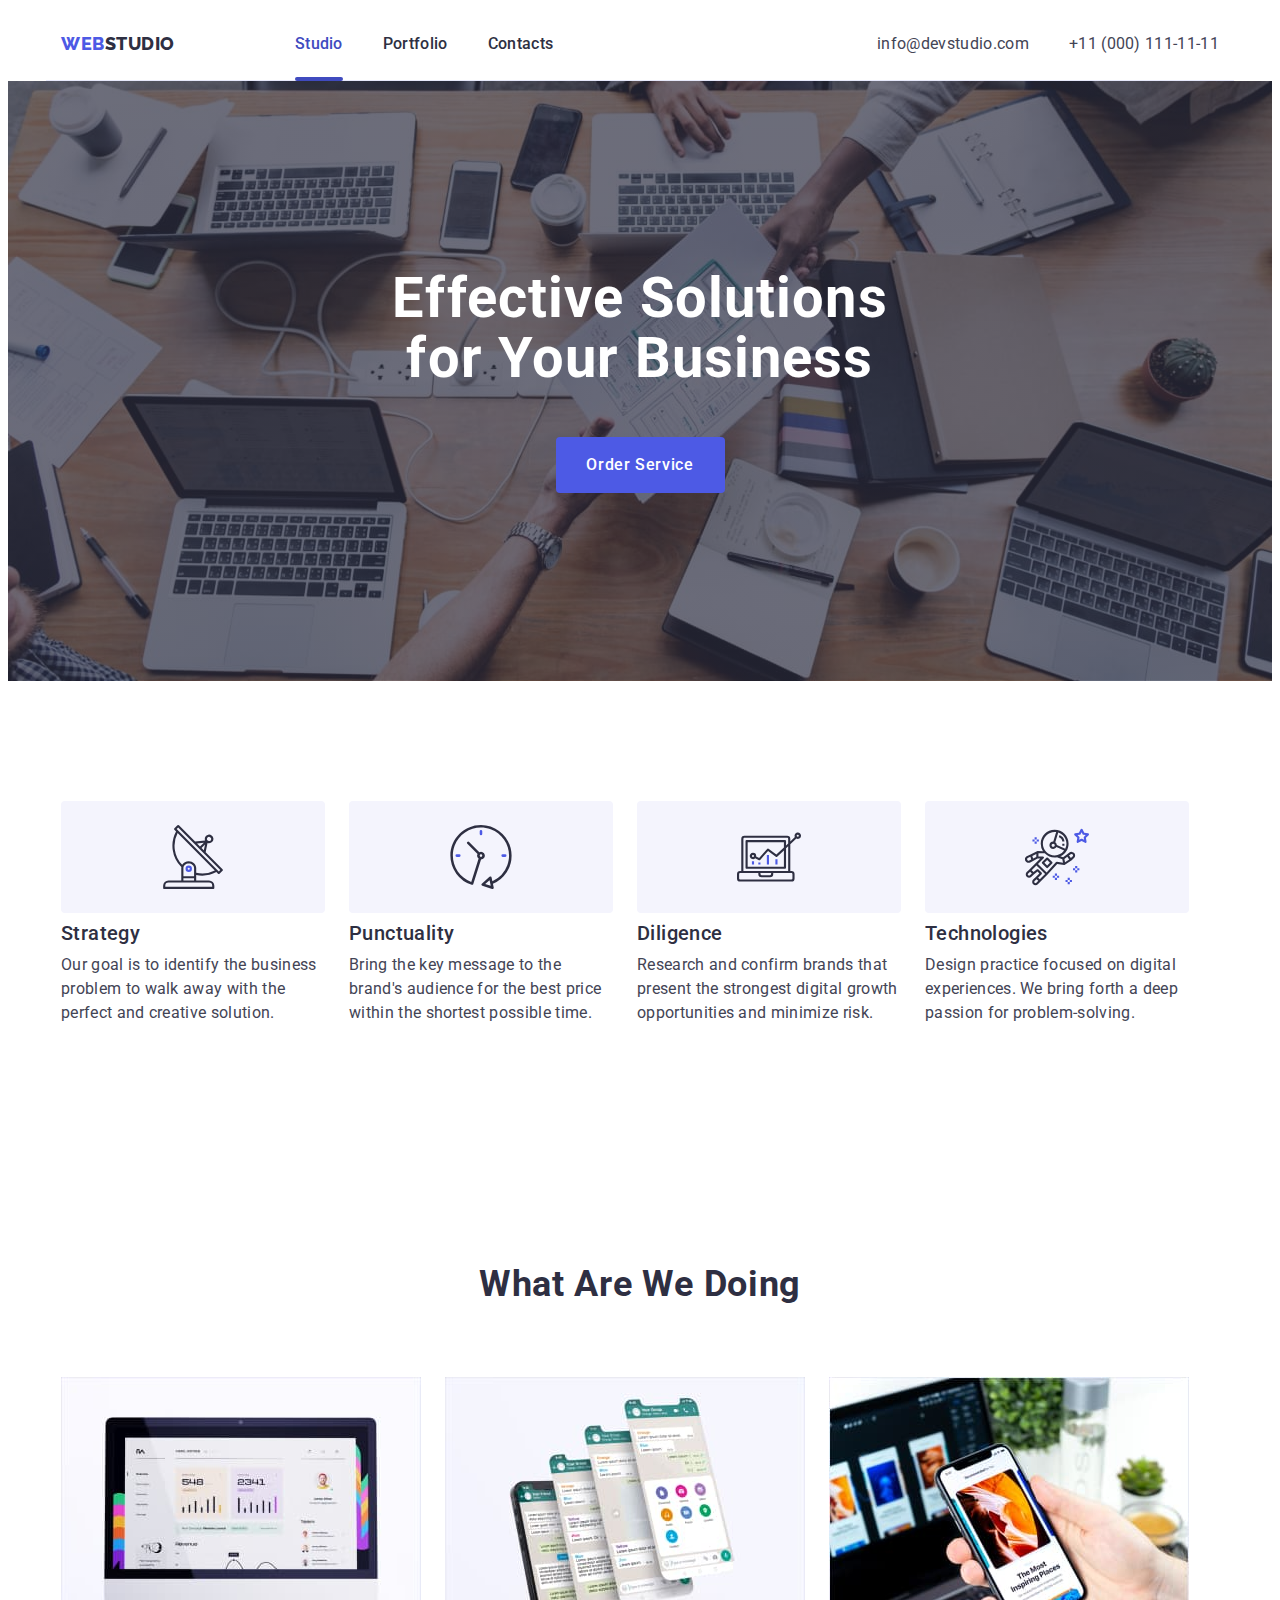
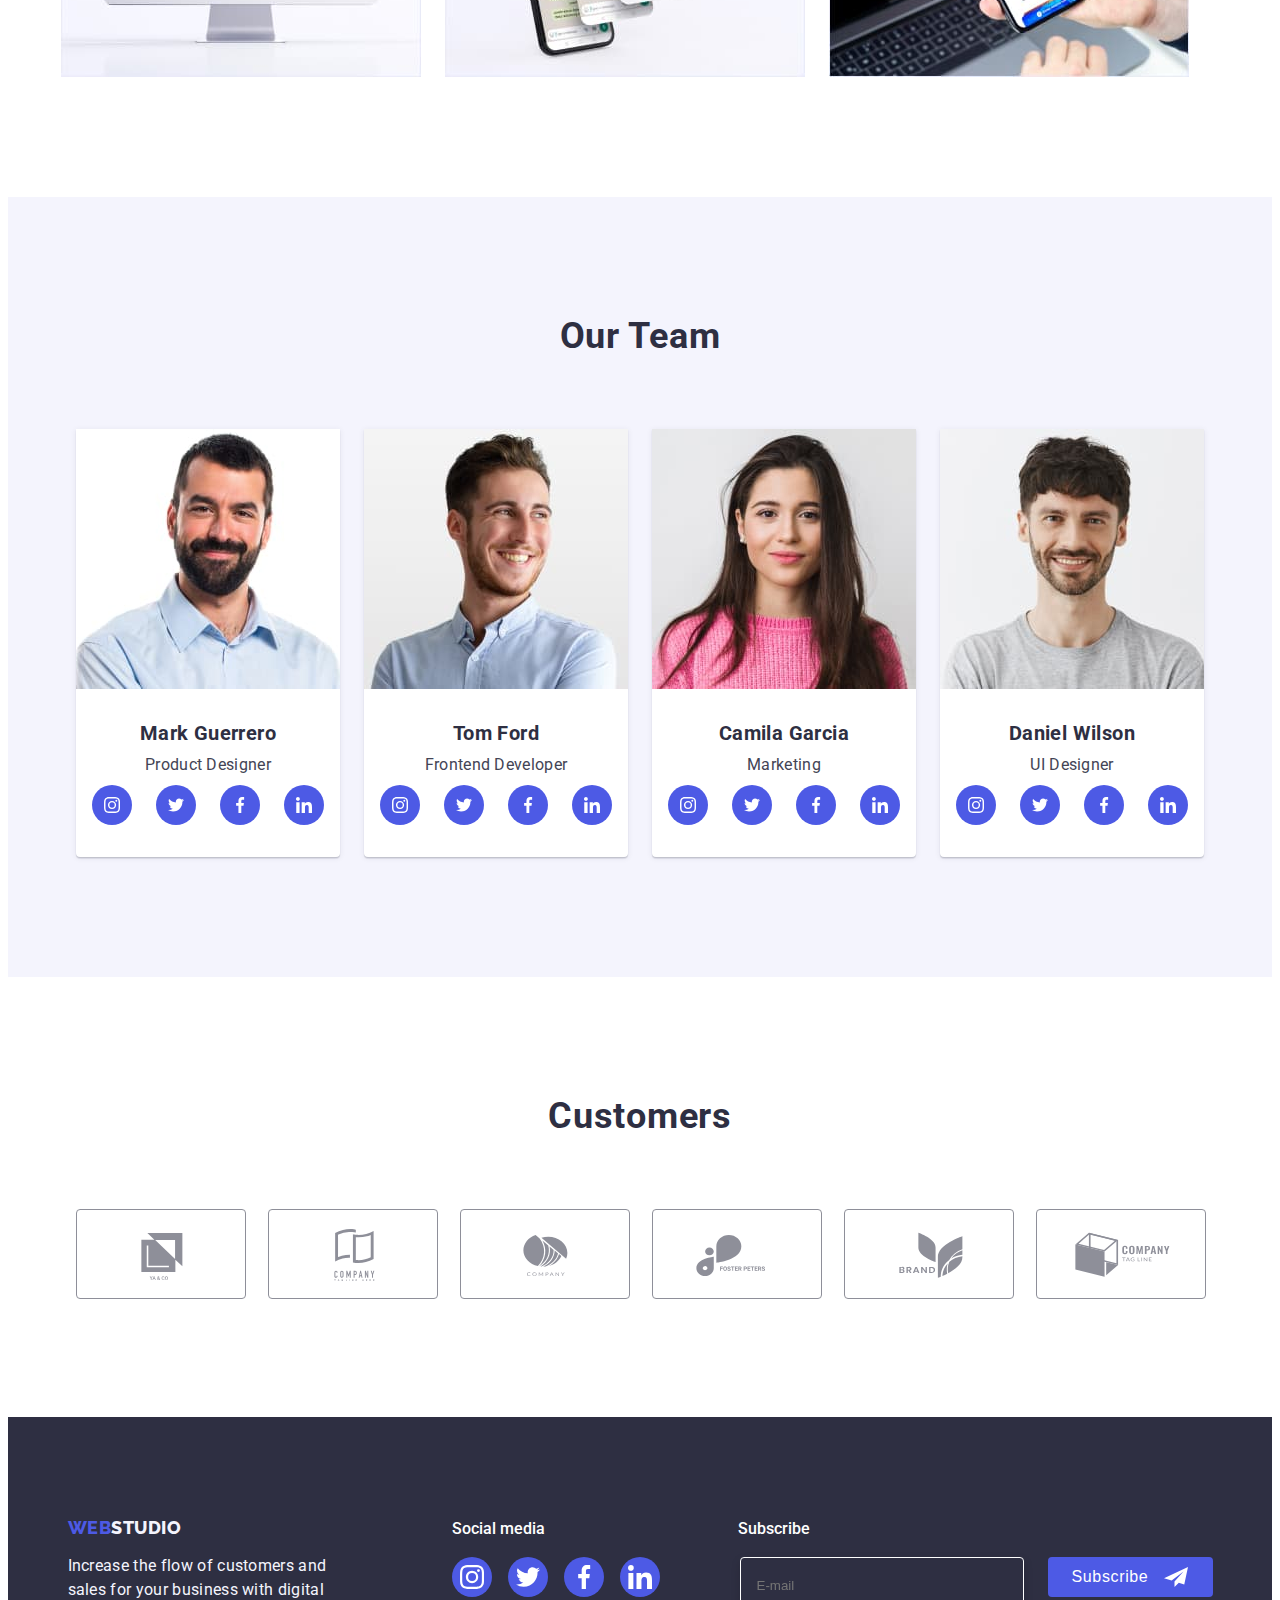
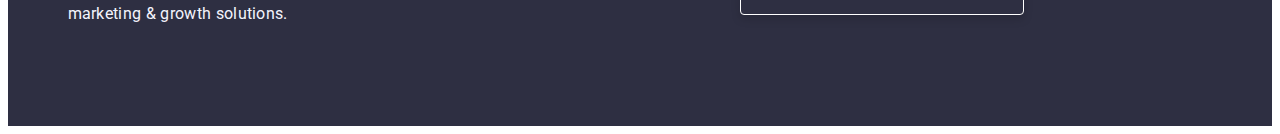
<file: index.html>
<!DOCTYPE html>
<html lang="en">
    <head>
        <meta charset="UTF-8" />
        <meta http-equiv="X-UA-Compatible" content="IE=edge" />
        <meta name="viewport" content="width=device-width, initial-scale=1.0" />
        <link rel="preconnect" href="https://fonts.googleapis.com" />
        <link rel="preconnect" href="https://fonts.gstatic.com" crossorigin />
        <link
            href="https://fonts.googleapis.com/css2?family=Raleway:wght@800&family=Roboto:wght@400;500;700;900&display=swap"
            rel="stylesheet"
        />
        <link
            rel="stylesheet"
            href="https://cdnjs.cloudflare.com/ajax/libs/modern-normalize/1.1.0/modern-normalize.min.css"
            integrity="sha512-wpPYUAdjBVSE4KJnH1VR1HeZfpl1ub8YT/NKx4PuQ5NmX2tKuGu6U/JRp5y+Y8XG2tV+wKQpNHVUX03MfMFn9Q=="
            crossorigin="anonymous"
            referrerpolicy="no-referrer"
        />
        <link rel="stylesheet" href="./css/styles.css" />
        <link rel="stylesheet" href="./css/media.css" />
        <title>WebStudio</title>
    </head>
    <body class="body">
        <header class="header container">
            <div class="container container-header">
                <nav class="navigate">
                    <a class="logo-header link hover-active" href="./index.html"
                        >Web<span class="logo-black hover-active"
                            >Studio</span
                        ></a
                    >
                    <ul class="navigate-list list">
                        <li class="navigate-item item">
                            <a
                                class="menu-link link hover-active active-page"
                                href="./index.html"
                                >Studio</a
                            >
                        </li>
                        <li class="navigate-item item">
                            <a
                                class="menu-link link hover-active"
                                href="./portfolio.html"
                                >Portfolio</a
                            >
                        </li>
                        <li class="navigate-item item">
                            <a class="menu-link link hover-active" href=""
                                >Contacts</a
                            >
                        </li>
                    </ul>
                </nav>
                <button data-mobile-open type="button" class="mobile-menu-open">
                    <svg class="mobile-menu-open-icon" width="32" height="22">
                        <use href="./images/icons.svg#icon-hamburger"></use>
                    </svg>
                </button>
                <address class="address">
                    <ul class="adress-list list">
                        <li class="contacts item hover-active">
                            <a
                                class="address-link link hover-active"
                                href="mailto:info@devstudio.com"
                                >info@devstudio.com</a
                            >
                        </li>
                        <li class="contacts item hover-active">
                            <a
                                class="address-link link hover-active"
                                href="tel:+110001111111"
                                >+11 (000) 111-11-11</a
                            >
                        </li>
                    </ul>
                </address>
            </div>
        </header>
        <!-- !mobile menu -->
        <div class="mobile-menu is-hidden" data-mobile>
            <button data-mobile-close type="button" class="mobile-menu-btn">
                <svg class="mobile-close-butto-icon" width="8" height="8">
                    <use href="./images/icons.svg#icon-close-modal-black"></use>
                </svg>
            </button>
            <div class="mobile-nav">
                <nav class="navigate-mobile">
                    <ul class="mobile-list list">
                        <li class="mobile-item item">
                            <a
                                class="mobile-link link hover-active"
                                href="./index.html"
                                >Studio</a
                            >
                        </li>
                        <li class="mobile-item item">
                            <a
                                class="mobile-link link hover-active"
                                href="./index.html"
                                >Portfolio</a
                            >
                        </li>
                        <li class="mobile-item item">
                            <a
                                class="mobile-link link hover-active accent"
                                href="./index.html"
                                >Contacts</a
                            >
                        </li>
                    </ul>
                </nav>
            </div>
            <div class="mobile-menu-adress-soc">
                <ul class="mobile-adress-list list">
                    <li class="mobile-contacts item">
                        <a
                            class="mobile-address-link phone link"
                            href="tel:+110001111111"
                            >+11 (000) 111-11-11</a
                        >
                    </li>
                    <li class="mobile-contacts item">
                        <a
                            class="mobile-address-link mail link hover-active"
                            href="mailto:info@devstudio.com"
                            >info@devstudio.com</a
                        >
                    </li>
                </ul>
                <ul class="mobile-team-soc-list list">
                    <li class="team-soc-item">
                        <a href="" class="team-soc-link link"
                            ><svg class="team-soc-icon" Width="16" Height="16">
                                <use
                                    href="./images/icons.svg#icon-instagram"
                                ></use></svg
                        ></a>
                    </li>
                    <li class="team-soc-item">
                        <a href="" class="team-soc-link link"
                            ><svg class="team-soc-icon" Width="16" Height="16">
                                <use
                                    href="./images/icons.svg#icon-twitter"
                                ></use></svg
                        ></a>
                    </li>
                    <li class="team-soc-item">
                        <a href="" class="team-soc-link link"
                            ><svg class="team-soc-icon" Width="16" Height="16">
                                <use
                                    href="./images/icons.svg#icon-facebook"
                                ></use></svg
                        ></a>
                    </li>
                    <li class="team-soc-item">
                        <a href="" class="team-soc-link link"
                            ><svg class="team-soc-icon" Width="16" Height="16">
                                <use
                                    href="./images/icons.svg#icon-linkedin"
                                ></use></svg
                        ></a>
                    </li>
                </ul>
            </div>
        </div>
        <!-- !mobile menu -->
        <main class="main">
            <!-- hero -->
            <section class="hero">
                <div class="container">
                    <h1 class="hero-title">
                        Effective Solutions for Your Business
                    </h1>
                    <button
                        class="hero-btn text-btn btn"
                        type="button"
                        data-modal-open
                    >
                        Order Service
                    </button>
                </div>
            </section>
            <!-- section_two -->
            <section class="feature">
                <div class="container">
                    <h2 class="second-title visually-hidden" hidden>Feature</h2>
                    <div class="feauter-wrap">
                        <ul class="feauter-list list">
                            <li class="feauter-item item">
                                <a href="" class="feauter-soc-link link"
                                    ><svg
                                        class="feauter-soc-icon"
                                        Width="64"
                                        Height="64"
                                    >
                                        <use
                                            href="./images/icons.svg#icon-antenna"
                                        ></use></svg
                                ></a>
                                <h3 class="second-title">Strategy</h3>
                                <p class="feauter-text">
                                    Our goal is to identify the business problem
                                    to walk away with the perfect and creative
                                    solution.
                                </p>
                            </li>
                            <li class="feauter-item item">
                                <a href="" class="feauter-soc-link link"
                                    ><svg
                                        class="feauter-soc-icon"
                                        Width="64"
                                        Height="64"
                                    >
                                        <use
                                            href="./images/icons.svg#icon-clock"
                                        ></use></svg
                                ></a>
                                <h3 class="second-title">Punctuality</h3>
                                <p class="feauter-text">
                                    Bring the key message to the brand's
                                    audience for the best price within the
                                    shortest possible time.
                                </p>
                            </li>
                            <li class="feauter-item item">
                                <a href="" class="feauter-soc-link link"
                                    ><svg
                                        class="feauter-soc-icon"
                                        Width="64"
                                        Height="64"
                                    >
                                        <use
                                            href="./images/icons.svg#icon-diagram"
                                        ></use></svg
                                ></a>
                                <h3 class="second-title">Diligence</h3>
                                <p class="feauter-text">
                                    Research and confirm brands that present the
                                    strongest digital growth opportunities and
                                    minimize risk.
                                </p>
                            </li>
                            <li class="feauter-item item">
                                <a href="" class="feauter-soc-link link"
                                    ><svg
                                        class="feauter-soc-icon"
                                        Width="64"
                                        Height="64"
                                    >
                                        <use
                                            href="./images/icons.svg#icon-astronaut"
                                        ></use></svg
                                ></a>
                                <h3 class="second-title">Technologies</h3>
                                <p class="feauter-text">
                                    Design practice focused on digital
                                    experiences. We bring forth a deep passion
                                    for problem-solving.
                                </p>
                            </li>
                        </ul>
                    </div>
                </div>
            </section>
            <!-- section_three_What_are_we_doing-->
            <section class="product">
                <div class="container">
                    <h2 class="product-title">What are we doing</h2>
                    <div>
                        <ul class="product-list list">
                            <li class="product-item item">
                                <img
                                    class="product-picture"
                                    src="./images/computer.jpg"
                                    alt="computer screen with website"
                                    srcset="./images/computer_2x.jpg 2x"
                                    width="360"
                                    height="300"
                                />
                            </li>
                            <li class="product-item item">
                                <img
                                    class="product-picture"
                                    src="./images/phone.jpg"
                                    alt="phone screen with website"
                                    srcset="./images/phone_2x.png 2x"
                                    width="360"
                                    height="300"
                                />
                            </li>
                            <li class="product-item item">
                                <img
                                    class="product-picture"
                                    src="./images/phon_and_computer.jpg"
                                    alt="comruter and phone screen with website"
                                    srcset="
                                        ./images/phon_and_computer_2x.jpg 2x
                                    "
                                    width="360"
                                    height="300"
                                />
                            </li>
                        </ul>
                    </div>
                </div>
            </section>
            <!-- section_four_Our_Team -->
            <section class="team">
                <div class="container">
                    <h2 class="team-title">Our Team</h2>
                    <ul class="team-list list">
                        <li class="team-item item">
                            <img
                                class="team-picture"
                                src="./images/mark_guerrero.jpg"
                                alt="photo mark guerro"
                                srcset="./images/mark_guerrero-2x.jpg 2x"
                                width="264"
                                height="260"
                            />
                            <div class="team-item-wrap">
                                <h3 class="team-subtitle">Mark Guerrero</h3>
                                <p class="team-text">Product Designer</p>
                                <ul class="team-soc-list list">
                                    <li class="team-soc-item">
                                        <a href="" class="team-soc-link link"
                                            ><svg
                                                class="team-soc-icon"
                                                Width="16"
                                                Height="16"
                                            >
                                                <use
                                                    href="./images/icons.svg#icon-instagram"
                                                ></use></svg
                                        ></a>
                                    </li>
                                    <li class="team-soc-item">
                                        <a href="" class="team-soc-link link"
                                            ><svg
                                                class="team-soc-icon"
                                                Width="16"
                                                Height="16"
                                            >
                                                <use
                                                    href="./images/icons.svg#icon-twitter"
                                                ></use></svg
                                        ></a>
                                    </li>
                                    <li class="team-soc-item">
                                        <a href="" class="team-soc-link link"
                                            ><svg
                                                class="team-soc-icon"
                                                Width="16"
                                                Height="16"
                                            >
                                                <use
                                                    href="./images/icons.svg#icon-facebook"
                                                ></use></svg
                                        ></a>
                                    </li>
                                    <li class="team-soc-item">
                                        <a href="" class="team-soc-link link"
                                            ><svg
                                                class="team-soc-icon"
                                                Width="16"
                                                Height="16"
                                            >
                                                <use
                                                    href="./images/icons.svg#icon-linkedin"
                                                ></use></svg
                                        ></a>
                                    </li>
                                </ul>
                            </div>
                        </li>
                        <li class="team-item item">
                            <img
                                class="team-picture"
                                src="./images/tom_ford.jpg"
                                alt="photo tom ford"
                                srcset="./images/tom_ford-2x.jpg 2x"
                                width="264"
                                height="260"
                            />
                            <div class="team-item-wrap">
                                <h3 class="team-subtitle">Tom Ford</h3>
                                <p class="team-text">Frontend Developer</p>
                                <ul class="team-soc-list list">
                                    <li class="team-soc-item">
                                        <a href="" class="team-soc-link link"
                                            ><svg
                                                class="team-soc-icon"
                                                Width="16"
                                                Height="16"
                                            >
                                                <use
                                                    href="./images/icons.svg#icon-instagram"
                                                ></use></svg
                                        ></a>
                                    </li>
                                    <li class="team-soc-item">
                                        <a href="" class="team-soc-link link"
                                            ><svg
                                                class="team-soc-icon"
                                                Width="16"
                                                Height="16"
                                            >
                                                <use
                                                    href="./images/icons.svg#icon-twitter"
                                                ></use></svg
                                        ></a>
                                    </li>
                                    <li class="team-soc-item">
                                        <a href="" class="team-soc-link link"
                                            ><svg
                                                class="team-soc-icon"
                                                Width="16"
                                                Height="16"
                                            >
                                                <use
                                                    href="./images/icons.svg#icon-facebook"
                                                ></use></svg
                                        ></a>
                                    </li>
                                    <li class="team-soc-item">
                                        <a href="" class="team-soc-link link"
                                            ><svg
                                                class="team-soc-icon"
                                                Width="16"
                                                Height="16"
                                            >
                                                <use
                                                    href="./images/icons.svg#icon-linkedin"
                                                ></use></svg
                                        ></a>
                                    </li>
                                </ul>
                            </div>
                        </li>
                        <li class="team-item item">
                            <img
                                class="team-picture"
                                src="./images/camila_garcia.jpg"
                                alt="photo camila garcia"
                                srcset="./images/camila_garcia-2x.jpg 2x"
                                width="264"
                                height="260"
                            />
                            <div class="team-item-wrap">
                                <h3 class="team-subtitle">Camila Garcia</h3>
                                <p class="team-text">Marketing</p>
                                <ul class="team-soc-list list">
                                    <li class="team-soc-item">
                                        <a href="" class="team-soc-link link"
                                            ><svg
                                                class="team-soc-icon"
                                                Width="16"
                                                Height="16"
                                            >
                                                <use
                                                    href="./images/icons.svg#icon-instagram"
                                                ></use></svg
                                        ></a>
                                    </li>
                                    <li class="team-soc-item">
                                        <a href="" class="team-soc-link link"
                                            ><svg
                                                class="team-soc-icon"
                                                Width="16"
                                                Height="16"
                                            >
                                                <use
                                                    href="./images/icons.svg#icon-twitter"
                                                ></use></svg
                                        ></a>
                                    </li>
                                    <li class="team-soc-item">
                                        <a href="" class="team-soc-link link"
                                            ><svg
                                                class="team-soc-icon"
                                                Width="16"
                                                Height="16"
                                            >
                                                <use
                                                    href="./images/icons.svg#icon-facebook"
                                                ></use></svg
                                        ></a>
                                    </li>
                                    <li class="team-soc-item">
                                        <a href="" class="team-soc-link link"
                                            ><svg
                                                class="team-soc-icon"
                                                Width="16"
                                                Height="16"
                                            >
                                                <use
                                                    href="./images/icons.svg#icon-linkedin"
                                                ></use></svg
                                        ></a>
                                    </li>
                                </ul>
                            </div>
                        </li>
                        <li class="team-item item">
                            <img
                                class="team-picture"
                                src="./images/daniel_wilson.jpg"
                                alt="photo daniel wilson"
                                srcset="./images/daniel_wilson-2x.jpg 2x"
                                width="264"
                                height="260"
                            />
                            <div class="team-item-wrap">
                                <h3 class="team-subtitle">Daniel Wilson</h3>
                                <p class="team-text">UI Designer</p>
                                <ul class="team-soc-list list">
                                    <li class="team-soc-item">
                                        <a href="" class="team-soc-link link"
                                            ><svg
                                                class="team-soc-icon"
                                                Width="16"
                                                Height="16"
                                            >
                                                <use
                                                    href="./images/icons.svg#icon-instagram"
                                                ></use></svg
                                        ></a>
                                    </li>
                                    <li class="team-soc-item">
                                        <a href="" class="team-soc-link link"
                                            ><svg
                                                class="team-soc-icon"
                                                Width="16"
                                                Height="16"
                                            >
                                                <use
                                                    href="./images/icons.svg#icon-twitter"
                                                ></use></svg
                                        ></a>
                                    </li>
                                    <li class="team-soc-item">
                                        <a href="" class="team-soc-link link"
                                            ><svg
                                                class="team-soc-icon"
                                                Width="16"
                                                Height="16"
                                            >
                                                <use
                                                    href="./images/icons.svg#icon-facebook"
                                                ></use></svg
                                        ></a>
                                    </li>
                                    <li class="team-soc-item">
                                        <a href="" class="team-soc-link link"
                                            ><svg
                                                class="team-soc-icon"
                                                Width="16"
                                                Height="16"
                                            >
                                                <use
                                                    href="./images/icons.svg#icon-linkedin"
                                                ></use></svg
                                        ></a>
                                    </li>
                                </ul>
                            </div>
                        </li>
                    </ul>
                </div>
            </section>
            <!-- section five customers-->
            <section class="customers">
                <div class="container">
                    <h2 class="customers-title">customers</h2>
                    <div class="customers-item-wrap">
                        <ul class="customers-list list">
                            <li class="customers-item item">
                                <a href="" class="customers-link link"
                                    ><svg
                                        class="customers-icon"
                                        Width="104"
                                        Height="56"
                                    >
                                        <use
                                            href="./images/icons.svg#icon-First-client"
                                        ></use></svg
                                ></a>
                            </li>
                            <li class="customers-item item">
                                <a href="" class="customers-link link"
                                    ><svg
                                        class="customers-icon"
                                        Width="104"
                                        Height="56"
                                    >
                                        <use
                                            href="./images/icons.svg#icon-Second-client"
                                        ></use></svg
                                ></a>
                            </li>
                            <li class="customers-item item">
                                <a href="" class="customers-link link"
                                    ><svg
                                        class="customers-icon"
                                        Width="104"
                                        Height="56"
                                    >
                                        <use
                                            href="./images/icons.svg#icon-Third-client"
                                        ></use></svg
                                ></a>
                            </li>
                            <li class="customers-item item">
                                <a href="" class="customers-link link"
                                    ><svg
                                        class="customers-icon"
                                        Width="104"
                                        Height="56"
                                    >
                                        <use
                                            href="./images/icons.svg#icon-Fourth-client"
                                        ></use></svg
                                ></a>
                            </li>
                            <li class="customers-item item">
                                <a href="" class="customers-link link"
                                    ><svg
                                        class="customers-icon"
                                        Width="104"
                                        Height="56"
                                    >
                                        <use
                                            href="./images/icons.svg#icon-Fifth-client"
                                        ></use></svg
                                ></a>
                            </li>
                            <li class="customers-item item">
                                <a href="" class="customers-link link"
                                    ><svg
                                        class="customers-icon"
                                        Width="104"
                                        Height="56"
                                    >
                                        <use
                                            href="./images/icons.svg#icon-Sixth-client"
                                        ></use></svg
                                ></a>
                            </li>
                        </ul>
                    </div>
                </div>
            </section>
        </main>
        <!-- footer -->
        <footer class="footer">
            <div class="container footer-wrap">
                <div class="wraper-tab">
                    <div class="container-logo">
                        <a
                            class="logo-footer link hover-active"
                            href="./index.html"
                            >Web<span class="logo-white hover-active"
                                >Studio</span
                            ></a
                        >
                        <p class="footer-text">
                            Increase the flow of customers and sales for your
                            business with digital marketing & growth solutions.
                        </p>
                    </div>
                    <div class="footer-item-wrap">
                        <p class="footer-text-soc">Social media</p>
                        <ul class="footer-soc-list list">
                            <li class="footer-soc-item">
                                <a href="" class="footer-soc-link link"
                                    ><svg
                                        class="footer-soc-icon"
                                        Width="24"
                                        Height="24"
                                    >
                                        <use
                                            href="./images/icons.svg#icon-instagram"
                                        ></use></svg
                                ></a>
                            </li>
                            <li class="footer-soc-item">
                                <a href="" class="footer-soc-link link"
                                    ><svg
                                        class="footer-soc-icon"
                                        Width="24"
                                        Height="24"
                                    >
                                        <use
                                            href="./images/icons.svg#icon-twitter"
                                        ></use></svg
                                ></a>
                            </li>
                            <li class="footer-soc-item">
                                <a href="" class="footer-soc-link link"
                                    ><svg
                                        class="footer-soc-icon"
                                        Width="24"
                                        Height="24"
                                    >
                                        <use
                                            href="./images/icons.svg#icon-facebook"
                                        ></use></svg
                                ></a>
                            </li>
                            <li class="footer-soc-item">
                                <a href="" class="footer-soc-link link"
                                    ><svg
                                        class="footer-soc-icon"
                                        Width="24"
                                        Height="24"
                                    >
                                        <use
                                            href="./images/icons.svg#icon-linkedin"
                                        ></use></svg
                                ></a>
                            </li>
                        </ul>
                    </div>
                </div>
                <!-- footer_form -->
                <div class="footer-form-wrapper">
                    <p class="footer-header-form">Subscribe</p>
                    <form class="footer-form">
                        <label class="footer-form-field">
                            <span class="footer-form-input-desc"></span>
                            <span class="footer-form-input-wrapper"></span>
                            <input
                                type="email"
                                name="user_email"
                                class="footer-form-input"
                                placeholder="E-mail"
                            />
                        </label>
                        <div class="wrap-btn">
                            <button
                                type="submit"
                                class="footer-form-submit btn"
                            >
                                Subscribe
                                <svg
                                    class="footer-button-icon"
                                    Width="24"
                                    Height="24"
                                >
                                    <use
                                        href="./images/icons.svg#icon-Telgram"
                                    ></use>
                                </svg>
                            </button>
                        </div>
                    </form>
                </div>
            </div>
        </footer>
        <!-- modal -->
        <div class="backdrop is-hidden" data-modal>
            <div class="modal">
                <button
                    type="button"
                    class="modal-close-button btn"
                    data-modal-close
                >
                    <svg class="modal-close-butto-icon" width="8" height="8">
                        <use
                            href="./images/icons.svg#icon-close-modal-black"
                        ></use>
                    </svg>
                </button>
                <p class="modal-header">
                    Leave your contacts and we will call you back
                </p>
                <form class="modal-form">
                    <label class="modal-form-field">
                        <span class="modal-form-input-desc">Name</span>
                        <span class="modal-form-input-wrapper">
                            <input
                                type="text"
                                name="user_name"
                                class="modal-form-input" />
                            <svg
                                class="modal-form-input-icon"
                                width="18"
                                height="18"
                            >
                                <use
                                    href="./images/icons.svg#icon-person-black"
                                ></use></svg></span
                    ></label>
                    <label class="modal-form-field">
                        <span class="modal-form-input-desc">Phone</span>
                        <span class="modal-form-input-wrapper">
                            <input
                                type="tel"
                                name="user_phone"
                                class="modal-form-input" /><svg
                                class="modal-form-input-icon"
                                width="18"
                                height="24"
                            >
                                <use
                                    href="./images/icons.svg#icon-phone-black"
                                ></use></svg></span
                    ></label>
                    <label class="modal-form-field">
                        <span class="modal-form-input-desc">Email</span>
                        <span class="modal-form-input-wrapper">
                            <input
                                type="email"
                                name="user_email"
                                class="modal-form-input"
                                placeholder=""
                            />
                            <svg
                                class="modal-form-input-icon"
                                width="18"
                                height="24"
                            >
                                <use
                                    href="./images/icons.svg#icon-email-black"
                                ></use>
                            </svg> </span
                    ></label>
                    <label class="modal-form-field">
                        <span class="modal-form-input-desc">Comment</span
                        ><textarea
                            name="user_comment"
                            class="modal-form-message"
                            placeholder="Text input"
                        ></textarea>
                    </label>
                    <input
                        id="user-policy"
                        type="checkbox"
                        name="user_policy"
                        class="modal-form-check visually-hidden"
                    />
                    <label for="user-policy" class="modal-form-check-desc"
                        ><span class="modal-form-checkbox">
                            <svg
                                class="modal-form-checkbox-icon"
                                width="10"
                                height="8"
                            >
                                <use
                                    href="./images/icons.svg#icon-Vector"
                                ></use>
                            </svg>
                        </span>
                        I accept the terms and conditions of the&nbsp;
                        <a class="privacy-policy" href=""
                            >Privacy Policy</a
                        ></label
                    >
                    <button type="submit" class="modal-form-submit btn">
                        Send
                    </button>
                </form>
            </div>
        </div>
        <script src="./js/modal.js" type="module"></script>
        <script src="./js/mobile.js" type="module"></script>
    </body>
</html>
</file>
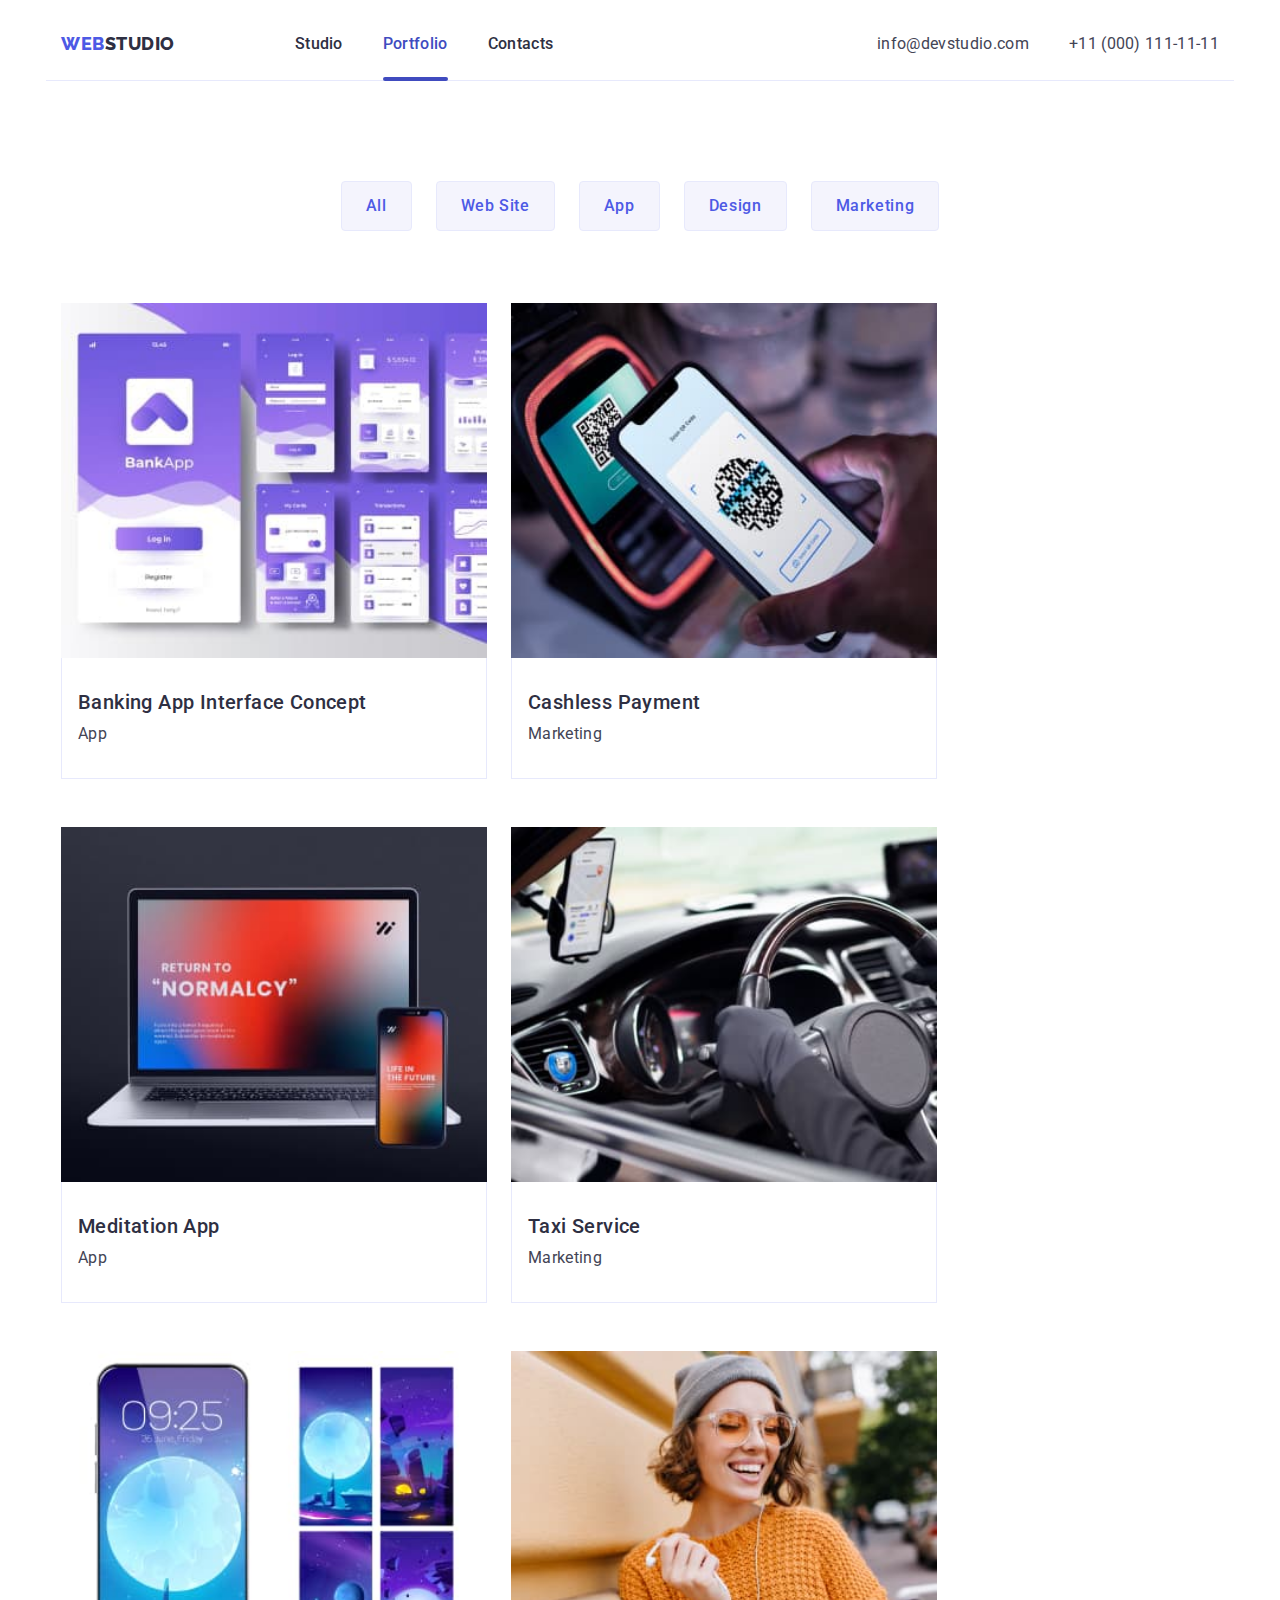
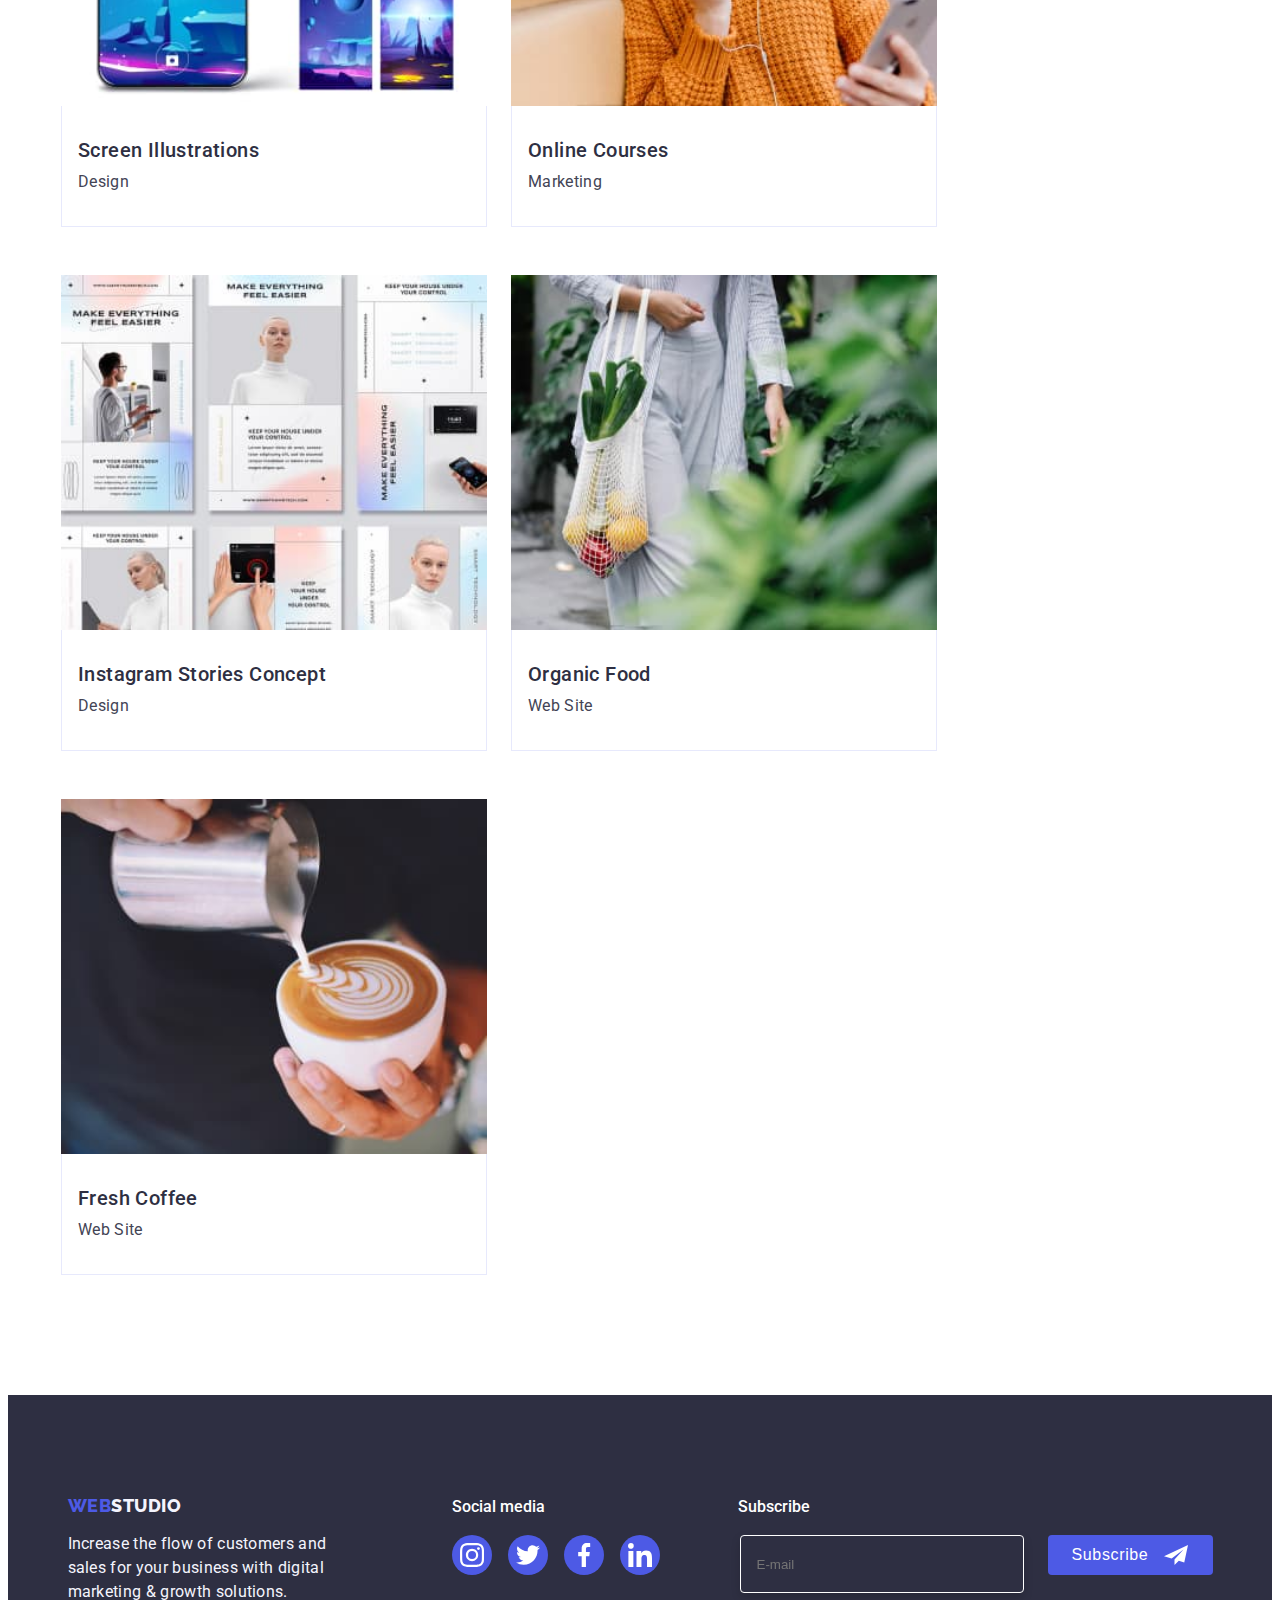
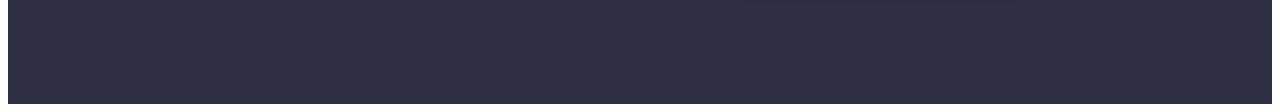
<file: portfolio.html>
<!DOCTYPE html>
<html lang="en">
    <head>
        <meta charset="UTF-8" />
        <meta http-equiv="X-UA-Compatible" content="IE=edge" />
        <meta name="viewport" content="width=device-width, initial-scale=1.0" />
        <link rel="preconnect" href="https://fonts.googleapis.com" />
        <link rel="preconnect" href="https://fonts.gstatic.com" crossorigin />
        <link
            href="https://fonts.googleapis.com/css2?family=Raleway:wght@800&family=Roboto:wght@400;500;700;900&display=swap"
            rel="stylesheet"
        />
        <link
            rel="stylesheet"
            href="https://cdnjs.cloudflare.com/ajax/libs/modern-normalize/1.1.0/modern-normalize.min.css"
            integrity="sha512-wpPYUAdjBVSE4KJnH1VR1HeZfpl1ub8YT/NKx4PuQ5NmX2tKuGu6U/JRp5y+Y8XG2tV+wKQpNHVUX03MfMFn9Q=="
            crossorigin="anonymous"
            referrerpolicy="no-referrer"
        />
        <link rel="stylesheet" href="./css/styles.css" />
        <link rel="stylesheet" href="./css/media.css" />
        <title>WebStudio</title>
    </head>
    <body class="body">
        <header class="header container">
            <div class="container container-header">
                <nav class="navigate">
                    <a class="logo-header link hover-active" href="./index.html"
                        >Web<span class="logo-black hover-active"
                            >Studio</span
                        ></a
                    >
                    <ul class="navigate-list list">
                        <li class="navigate-item item">
                            <a
                                class="menu-link link hover-active"
                                href="./index.html"
                                >Studio</a
                            >
                        </li>
                        <li class="navigate-item item">
                            <a
                                class="menu-link link hover-active active-page"
                                href="./portfolio.html"
                                >Portfolio</a
                            >
                        </li>
                        <li class="navigate-item item">
                            <a class="menu-link link hover-active" href=""
                                >Contacts</a
                            >
                        </li>
                    </ul>
                </nav>
                <button data-mobile-open type="button" class="mobile-menu-open">
                    <svg class="mobile-menu-open-icon" width="32" height="22">
                        <use href="./images/icons.svg#icon-hamburger"></use>
                    </svg>
                </button>
                <address class="address">
                    <ul class="adress-list list">
                        <li class="contacts item hover-active">
                            <a
                                class="address-link link hover-active"
                                href="mailto:info@devstudio.com"
                                >info@devstudio.com</a
                            >
                        </li>
                        <li class="contacts item hover-active">
                            <a
                                class="address-link link hover-active"
                                href="tel:+110001111111"
                                >+11 (000) 111-11-11</a
                            >
                        </li>
                    </ul>
                </address>
            </div>
        </header>
        <!-- !mobile menu -->
        <div class="mobile-menu is-hidden" data-mobile>
            <button data-mobile-close type="button" class="mobile-menu-btn">
                <svg class="mobile-close-butto-icon" width="8" height="8">
                    <use href="./images/icons.svg#icon-close-modal-black"></use>
                </svg>
            </button>
            <div class="mobile-nav">
                <nav class="navigate-mobile">
                    <ul class="mobile-list list">
                        <li class="mobile-item item">
                            <a
                                class="mobile-link link hover-active"
                                href="./index.html"
                                >Studio</a
                            >
                        </li>
                        <li class="mobile-item item">
                            <a
                                class="mobile-link link hover-active"
                                href="./index.html"
                                >Portfolio</a
                            >
                        </li>
                        <li class="mobile-item item">
                            <a
                                class="mobile-link link hover-active accent"
                                href="./index.html"
                                >Contacts</a
                            >
                        </li>
                    </ul>
                </nav>
            </div>
            <div class="mobile-menu-adress-soc">
                <ul class="mobile-adress-list list">
                    <li class="mobile-contacts item">
                        <a
                            class="mobile-address-link phone link"
                            href="tel:+110001111111"
                            >+11 (000) 111-11-11</a
                        >
                    </li>
                    <li class="mobile-contacts item">
                        <a
                            class="mobile-address-link mail link hover-active"
                            href="mailto:info@devstudio.com"
                            >info@devstudio.com</a
                        >
                    </li>
                </ul>
                <ul class="mobile-team-soc-list list">
                    <li class="team-soc-item">
                        <a href="" class="team-soc-link link"
                            ><svg class="team-soc-icon" Width="16" Height="16">
                                <use
                                    href="./images/icons.svg#icon-instagram"
                                ></use></svg
                        ></a>
                    </li>
                    <li class="team-soc-item">
                        <a href="" class="team-soc-link link"
                            ><svg class="team-soc-icon" Width="16" Height="16">
                                <use
                                    href="./images/icons.svg#icon-twitter"
                                ></use></svg
                        ></a>
                    </li>
                    <li class="team-soc-item">
                        <a href="" class="team-soc-link link"
                            ><svg class="team-soc-icon" Width="16" Height="16">
                                <use
                                    href="./images/icons.svg#icon-facebook"
                                ></use></svg
                        ></a>
                    </li>
                    <li class="team-soc-item">
                        <a href="" class="team-soc-link link"
                            ><svg class="team-soc-icon" Width="16" Height="16">
                                <use
                                    href="./images/icons.svg#icon-linkedin"
                                ></use></svg
                        ></a>
                    </li>
                </ul>
            </div>
        </div>
        <!-- !mobile menu -->
        <main class="main">
            <!--filter-->
            <section class="filter">
                <div class="container">
                    <h1 hidden class="visually-hidden">Portfolio</h1>
                    <ul class="portfolio-list list">
                        <li class="portfolio-item item">
                            <button
                                class="btn-filter btn hover-active"
                                type="button"
                            >
                                All
                            </button>
                        </li>
                        <li class="portfolio-item item">
                            <button
                                class="btn-filter btn hover-active"
                                type="button"
                            >
                                Web Site
                            </button>
                        </li>
                        <li class="portfolio-item item">
                            <button
                                class="btn-filter btn hover-active"
                                type="button"
                            >
                                App
                            </button>
                        </li>
                        <li class="portfolio-item item">
                            <button
                                class="btn-filter btn hover-active"
                                type="button"
                            >
                                Design
                            </button>
                        </li>
                        <li class="portfolio-item item">
                            <button
                                class="btn-filter btn hover-active"
                                type="button"
                            >
                                Marketing
                            </button>
                        </li>
                    </ul>
                    <!-- img list -->
                    <ul class="picture-list list">
                        <li class="picture-item item">
                            <a href="" class="picture-portfolio link"
                                ><div class="picture-list-wrapper">
                                    <picture>
                                        <source
                                            srcset="
                                                ./images/bank_desck1x.jpg  1x,
                                                ./images/bank_desck@2x.jpg 2x
                                            "
                                            media="(min-width:1200px)" />
                                        <source
                                            srcset="
                                                ./images/bank_tab1x.jpg  1x,
                                                ./images/bank_tab@2x.jpg 2x
                                            "
                                            media="(min-width:768px)" />
                                        <source
                                            srcset="
                                                ./images/bank_mob1x.jpg  1x,
                                                ./images/bank_mob@2x.jpg 2x
                                            "
                                            media="(max-width:767px)" />
                                        <img
                                            src="./images/bank_desck1x.jpg"
                                            alt="Banking App Interface Concept"
                                            width="360"
                                            height="300"
                                    /></picture>
                                    <p class="overlay">
                                        14 Stylish and User-Friendly App Design
                                        Concepts · Task Manager App · Calorie
                                        Tracker App · Exotic Fruit Ecommerce App
                                        · Cloud Storage App
                                    </p>
                                </div>
                                <div class="portfolio-picture-text">
                                    <h2 class="filter-title">
                                        Banking App Interface Concept
                                    </h2>
                                    <p class="filter-text">App</p>
                                </div>
                            </a>
                        </li>
                        <li class="picture-item item">
                            <a href="" class="picture-portfolio link">
                                <div class="picture-list-wrapper">
                                    <picture>
                                        <source
                                            srcset="
                                                ./images/payment_desc1x.jpg  1x,
                                                ./images/payment_desc@2x.jpg 2x
                                            "
                                            media="(min-width:1200px)" />
                                        <source
                                            srcset="
                                                ./images/payment_tab1x.jpg  1x,
                                                ./images/payment_tab@2x.jpg 2x
                                            "
                                            media="(min-width:768px)" />
                                        <source
                                            srcset="
                                                ./images/payment_mob1x.jpg  1x,
                                                ./images/payment_mob@2x.jpg 2x
                                            "
                                            media="(max-width:767px)" />
                                        <img
                                            src="./images/payment_desc1x.jpg"
                                            alt="Banking App Interface Concept"
                                            width="360"
                                            height="300"
                                    /></picture>
                                    <p class="overlay">
                                        14 Stylish and User-Friendly App Design
                                        Concepts · Task Manager App · Calorie
                                        Tracker App · Exotic Fruit Ecommerce App
                                        · Cloud Storage App
                                    </p>
                                </div>
                                <div class="portfolio-picture-text">
                                    <h2 class="filter-title">
                                        Cashless Payment
                                    </h2>
                                    <p class="filter-text">Marketing</p>
                                </div></a
                            >
                        </li>
                        <li class="picture-item item">
                            <a href="" class="picture-portfolio link"
                                ><div class="picture-list-wrapper">
                                    <picture>
                                        <source
                                            srcset="
                                                ./images/meditation_desc1x.jpg  1x,
                                                ./images/meditation_desc@2x.jpg 2x
                                            "
                                            media="(min-width:1200px)" />
                                        <source
                                            srcset="
                                                ./images/meditation_tab1x.jpg  1x,
                                                ./images/meditation_tab@2x.jpg 2x
                                            "
                                            media="(min-width:768px)" />
                                        <source
                                            srcset="
                                                ./images/meditation_mob1x.jpg  1x,
                                                ./images/meditation_mob@2x.jpg 2x
                                            "
                                            media="(max-width:767px)" />
                                        <img
                                            src="./images/meditation_desc1x.jpg"
                                            alt="Banking App Interface Concept"
                                            width="360"
                                            height="300"
                                    /></picture>
                                    <p class="overlay">
                                        14 Stylish and User-Friendly App Design
                                        Concepts · Task Manager App · Calorie
                                        Tracker App · Exotic Fruit Ecommerce App
                                        · Cloud Storage App
                                    </p>
                                </div>
                                <div class="portfolio-picture-text">
                                    <h2 class="filter-title">Meditation App</h2>
                                    <p class="filter-text">App</p>
                                </div></a
                            >
                        </li>
                        <li class="picture-item item">
                            <a href="" class="picture-portfolio link">
                                <div class="picture-list-wrapper">
                                    <picture>
                                        <source
                                            srcset="
                                                ./images/car_desc1x.jpg  1x,
                                                ./images/car_desc@2x.jpg 2x
                                            "
                                            media="(min-width:1200px)" />
                                        <source
                                            srcset="
                                                ./images/car_tab1x.jpg  1x,
                                                ./images/car_tab@2x.jpg 2x
                                            "
                                            media="(min-width:768px)" />
                                        <source
                                            srcset="
                                                ./images/car_mob1x.jpg  1x,
                                                ./images/car_mob@2x.jpg 2x
                                            "
                                            media="(max-width:767px)" />
                                        <img
                                            src="./images/car_desck1x.jpg"
                                            alt="Banking App Interface Concept"
                                            width="360"
                                            height="300"
                                    /></picture>
                                    <p class="overlay">
                                        14 Stylish and User-Friendly App Design
                                        Concepts · Task Manager App · Calorie
                                        Tracker App · Exotic Fruit Ecommerce App
                                        · Cloud Storage App
                                    </p>
                                </div>
                                <div class="portfolio-picture-text">
                                    <h2 class="filter-title">Taxi Service</h2>
                                    <p class="filter-text">Marketing</p>
                                </div></a
                            >
                        </li>
                        <li class="picture-item item">
                            <a href="" class="picture-portfolio link"
                                ><div class="picture-list-wrapper">
                                    <picture>
                                        <source
                                            srcset="
                                                ./images/phone_moon_desc1x.jpg  1x,
                                                ./images/phone_moon_desc@2x.jpg 2x
                                            "
                                            media="(min-width:1200px)" />
                                        <source
                                            srcset="
                                                ./images/phone_moon_tab1x.jpg  1x,
                                                ./images/phone_moon_tab@2x.jpg 2x
                                            "
                                            media="(min-width:768px)" />
                                        <source
                                            srcset="
                                                ./images/phone_moon_mob1x.jpg  1x,
                                                ./images/phone_moon_mob@2x.jpg 2x
                                            "
                                            media="(max-width:767px)" />
                                        <img
                                            src="/images/phone_moon_desc1x.jpg"
                                            alt="Banking App Interface Concept"
                                            width="360"
                                            height="300"
                                    /></picture>
                                    <p class="overlay">
                                        14 Stylish and User-Friendly App Design
                                        Concepts · Task Manager App · Calorie
                                        Tracker App · Exotic Fruit Ecommerce App
                                        · Cloud Storage App
                                    </p>
                                </div>
                                <div class="portfolio-picture-text">
                                    <h2 class="filter-title">
                                        Screen Illustrations
                                    </h2>
                                    <p class="filter-text">Design</p>
                                </div></a
                            >
                        </li>
                        <li class="picture-item item">
                            <a href="" class="picture-portfolio link">
                                <div class="picture-list-wrapper">
                                    <picture>
                                        <source
                                            srcset="
                                                ./images/girl_desc1x.jpg  1x,
                                                ./images/girl_desc@2x.jpg 2x
                                            "
                                            media="(min-width:1200px)" />
                                        <source
                                            srcset="
                                                ./images/girl_tab1x.jpg  1x,
                                                ./images/girl_tab@2x.jpg 2x
                                            "
                                            media="(min-width:768px)" />
                                        <source
                                            srcset="
                                                ./images/girl_mob1x.jpg  1x,
                                                ./images/girl_mob@2x.jpg 2x
                                            "
                                            media="(max-width:767px)" />
                                        <img
                                            src="./images/girl_desc1x.jpg"
                                            alt="Banking App Interface Concept"
                                            width="360"
                                            height="300"
                                    /></picture>
                                    <p class="overlay">
                                        14 Stylish and User-Friendly App Design
                                        Concepts · Task Manager App · Calorie
                                        Tracker App · Exotic Fruit Ecommerce App
                                        · Cloud Storage App
                                    </p>
                                </div>
                                <div class="portfolio-picture-text">
                                    <h2 class="filter-title">Online Courses</h2>
                                    <p class="filter-text">Marketing</p>
                                </div></a
                            >
                        </li>
                        <li class="picture-item item">
                            <a href="" class="picture-portfolio link">
                                <div class="picture-list-wrapper">
                                    <picture>
                                        <source
                                            srcset="
                                                ./images/instagram_stories_desc1x.jpg  1x,
                                                ./images/instagram_stories_desc@2x.jpg 2x
                                            "
                                            media="(min-width:1200px)" />
                                        <source
                                            srcset="
                                                ./images/instagram_stories_tab1x.jpg  1x,
                                                ./images/instagram_stories_tab@2x.jpg 2x
                                            "
                                            media="(min-width:768px)" />
                                        <source
                                            srcset="
                                                ./images/instagram_stories_mob1x.jpg  1x,
                                                ./images/instagram_stories_mob@2x.jpg 2x
                                            "
                                            media="(max-width:767px)" />
                                        <img
                                            src="./images/instagram_stories_desc1x.jpg"
                                            alt="Banking App Interface Concept"
                                            width="360"
                                            height="300"
                                    /></picture>
                                    <p class="overlay">
                                        14 Stylish and User-Friendly App Design
                                        Concepts · Task Manager App · Calorie
                                        Tracker App · Exotic Fruit Ecommerce App
                                        · Cloud Storage App
                                    </p>
                                </div>
                                <div class="portfolio-picture-text">
                                    <h2 class="filter-title">
                                        Instagram Stories Concept
                                    </h2>
                                    <p class="filter-text">Design</p>
                                </div></a
                            >
                        </li>
                        <li class="picture-item item">
                            <a href="" class="picture-portfolio link">
                                <div class="picture-list-wrapper">
                                    <picture>
                                        <source
                                            srcset="
                                                ./images/organic_food_desk1x.jpg  1x,
                                                ./images/organic_food_desk@2x.jpg 2x
                                            "
                                            media="(min-width:1200px)" />
                                        <source
                                            srcset="
                                                ./images/organic_food_tab1x.jpg  1x,
                                                ./images/organic_food_tab@2x.jpg 2x
                                            "
                                            media="(min-width:768px)" />
                                        <source
                                            srcset="
                                                ./images/organic_food_mob1x.jpg  1x,
                                                ./images/organic_food_mob@2x.jpg 2x
                                            "
                                            media="(max-width:767px)" />
                                        <img
                                            src="./images/organic_food_desk1x.jpg"
                                            alt="Banking App Interface Concept"
                                            width="360"
                                            height="300"
                                    /></picture>
                                    <p class="overlay">
                                        14 Stylish and User-Friendly App Design
                                        Concepts · Task Manager App · Calorie
                                        Tracker App · Exotic Fruit Ecommerce App
                                        · Cloud Storage App
                                    </p>
                                </div>
                                <div class="portfolio-picture-text">
                                    <h2 class="filter-title">Organic Food</h2>
                                    <p class="filter-text">Web Site</p>
                                </div>
                            </a>
                        </li>
                        <li class="picture-item item">
                            <a href="" class="picture-portfolio link">
                                <div class="picture-list-wrapper">
                                    <picture>
                                        <source
                                            srcset="
                                                ./images/coffee_desc1x.jpg  1x,
                                                ./images/coffee_desc@2x.jpg 2x
                                            "
                                            media="(min-width:1200px)" />
                                        <source
                                            srcset="
                                                ./images/coffee_tab1x.jpg  1x,
                                                ./images/coffee_tab@2x.jpg 2x
                                            "
                                            media="(min-width:768px)" />
                                        <source
                                            srcset="
                                                ./images/coffee_mob1x.jpg  1x,
                                                ./images/coffee_mob@2x.jpg 2x
                                            "
                                            media="(max-width:767px)" />
                                        <img
                                            src="./images/coffee_desc1x.jpg"
                                            alt="Banking App Interface Concept"
                                            width="360"
                                            height="300"
                                    /></picture>
                                    <p class="overlay">
                                        14 Stylish and User-Friendly App Design
                                        Concepts · Task Manager App · Calorie
                                        Tracker App · Exotic Fruit Ecommerce App
                                        · Cloud Storage App
                                    </p>
                                </div>
                                <div class="portfolio-picture-text">
                                    <h2 class="filter-title">Fresh Coffee</h2>
                                    <p class="filter-text">Web Site</p>
                                </div></a
                            >
                        </li>
                    </ul>
                </div>
            </section>
        </main>
        <!-- footer -->
        <footer class="footer">
            <div class="container footer-wrap">
                <div class="wraper-tab">
                    <div class="container-logo">
                        <a
                            class="logo-footer link hover-active"
                            href="./index.html"
                            >Web<span class="logo-white hover-active"
                                >Studio</span
                            ></a
                        >
                        <p class="footer-text">
                            Increase the flow of customers and sales for your
                            business with digital marketing & growth solutions.
                        </p>
                    </div>
                    <div class="footer-item-wrap">
                        <p class="footer-text-soc">Social media</p>
                        <ul class="footer-soc-list list">
                            <li class="footer-soc-item">
                                <a href="" class="footer-soc-link link"
                                    ><svg
                                        class="footer-soc-icon"
                                        Width="24"
                                        Height="24"
                                    >
                                        <use
                                            href="./images/icons.svg#icon-instagram"
                                        ></use></svg
                                ></a>
                            </li>
                            <li class="footer-soc-item">
                                <a href="" class="footer-soc-link link"
                                    ><svg
                                        class="footer-soc-icon"
                                        Width="24"
                                        Height="24"
                                    >
                                        <use
                                            href="./images/icons.svg#icon-twitter"
                                        ></use></svg
                                ></a>
                            </li>
                            <li class="footer-soc-item">
                                <a href="" class="footer-soc-link link"
                                    ><svg
                                        class="footer-soc-icon"
                                        Width="24"
                                        Height="24"
                                    >
                                        <use
                                            href="./images/icons.svg#icon-facebook"
                                        ></use></svg
                                ></a>
                            </li>
                            <li class="footer-soc-item">
                                <a href="" class="footer-soc-link link"
                                    ><svg
                                        class="footer-soc-icon"
                                        Width="24"
                                        Height="24"
                                    >
                                        <use
                                            href="./images/icons.svg#icon-linkedin"
                                        ></use></svg
                                ></a>
                            </li>
                        </ul>
                    </div>
                </div>
                <!-- footer_form -->
                <div class="footer-form-wrapper">
                    <p class="footer-header-form">Subscribe</p>
                    <form class="footer-form">
                        <label class="footer-form-field">
                            <span class="footer-form-input-desc"></span>
                            <span class="footer-form-input-wrapper"></span>
                            <input
                                type="email"
                                name="user_email"
                                class="footer-form-input"
                                placeholder="E-mail"
                            />
                        </label>
                        <div class="wrap-btn">
                            <button
                                type="submit"
                                class="footer-form-submit btn"
                            >
                                Subscribe
                                <svg
                                    class="footer-button-icon"
                                    Width="24"
                                    Height="24"
                                >
                                    <use
                                        href="./images/icons.svg#icon-Telgram"
                                    ></use>
                                </svg>
                            </button>
                        </div>
                    </form>
                </div>
            </div>
        </footer>
        <!-- modal -->
        <div class="backdrop is-hidden" data-modal>
            <div class="modal">
                <button
                    type="button"
                    class="modal-close-button btn"
                    data-modal-close
                >
                    <svg class="modal-close-butto-icon" width="8" height="8">
                        <use
                            href="./images/icons.svg#icon-close-modal-black"
                        ></use>
                    </svg>
                </button>
                <p class="modal-header">
                    Leave your contacts and we will call you back
                </p>
                <form class="modal-form">
                    <label class="modal-form-field">
                        <span class="modal-form-input-desc">Name</span>
                        <span class="modal-form-input-wrapper">
                            <input
                                type="text"
                                name="user_name"
                                class="modal-form-input" />
                            <svg
                                class="modal-form-input-icon"
                                width="18"
                                height="18"
                            >
                                <use
                                    href="./images/icons.svg#icon-person-black"
                                ></use></svg></span
                    ></label>
                    <label class="modal-form-field">
                        <span class="modal-form-input-desc">Phone</span>
                        <span class="modal-form-input-wrapper">
                            <input
                                type="tel"
                                name="user_phone"
                                class="modal-form-input" /><svg
                                class="modal-form-input-icon"
                                width="18"
                                height="24"
                            >
                                <use
                                    href="./images/icons.svg#icon-phone-black"
                                ></use></svg></span
                    ></label>
                    <label class="modal-form-field">
                        <span class="modal-form-input-desc">Email</span>
                        <span class="modal-form-input-wrapper">
                            <input
                                type="email"
                                name="user_email"
                                class="modal-form-input"
                                placeholder=""
                            />
                            <svg
                                class="modal-form-input-icon"
                                width="18"
                                height="24"
                            >
                                <use
                                    href="./images/icons.svg#icon-email-black"
                                ></use>
                            </svg> </span
                    ></label>
                    <label class="modal-form-field">
                        <span class="modal-form-input-desc">Comment</span
                        ><textarea
                            name="user_comment"
                            class="modal-form-message"
                            placeholder="Text input"
                        ></textarea>
                    </label>
                    <input
                        id="user-policy"
                        type="checkbox"
                        name="user_policy"
                        class="modal-form-check visually-hidden"
                    />
                    <label for="user-policy" class="modal-form-check-desc"
                        ><span class="modal-form-checkbox">
                            <svg
                                class="modal-form-checkbox-icon"
                                width="10"
                                height="8"
                            >
                                <use
                                    href="./images/icons.svg#icon-Vector"
                                ></use>
                            </svg>
                        </span>
                        I accept the terms and conditions of the&nbsp;
                        <a class="privacy-policy" href=""
                            >Privacy Policy</a
                        ></label
                    >
                    <button type="submit" class="modal-form-submit btn">
                        Send
                    </button>
                </form>
            </div>
        </div>
        <script src="./js/modal.js" type="module"></script>
        <script src="./js/mobile.js" type="module"></script>
    </body>
</html>
</file>
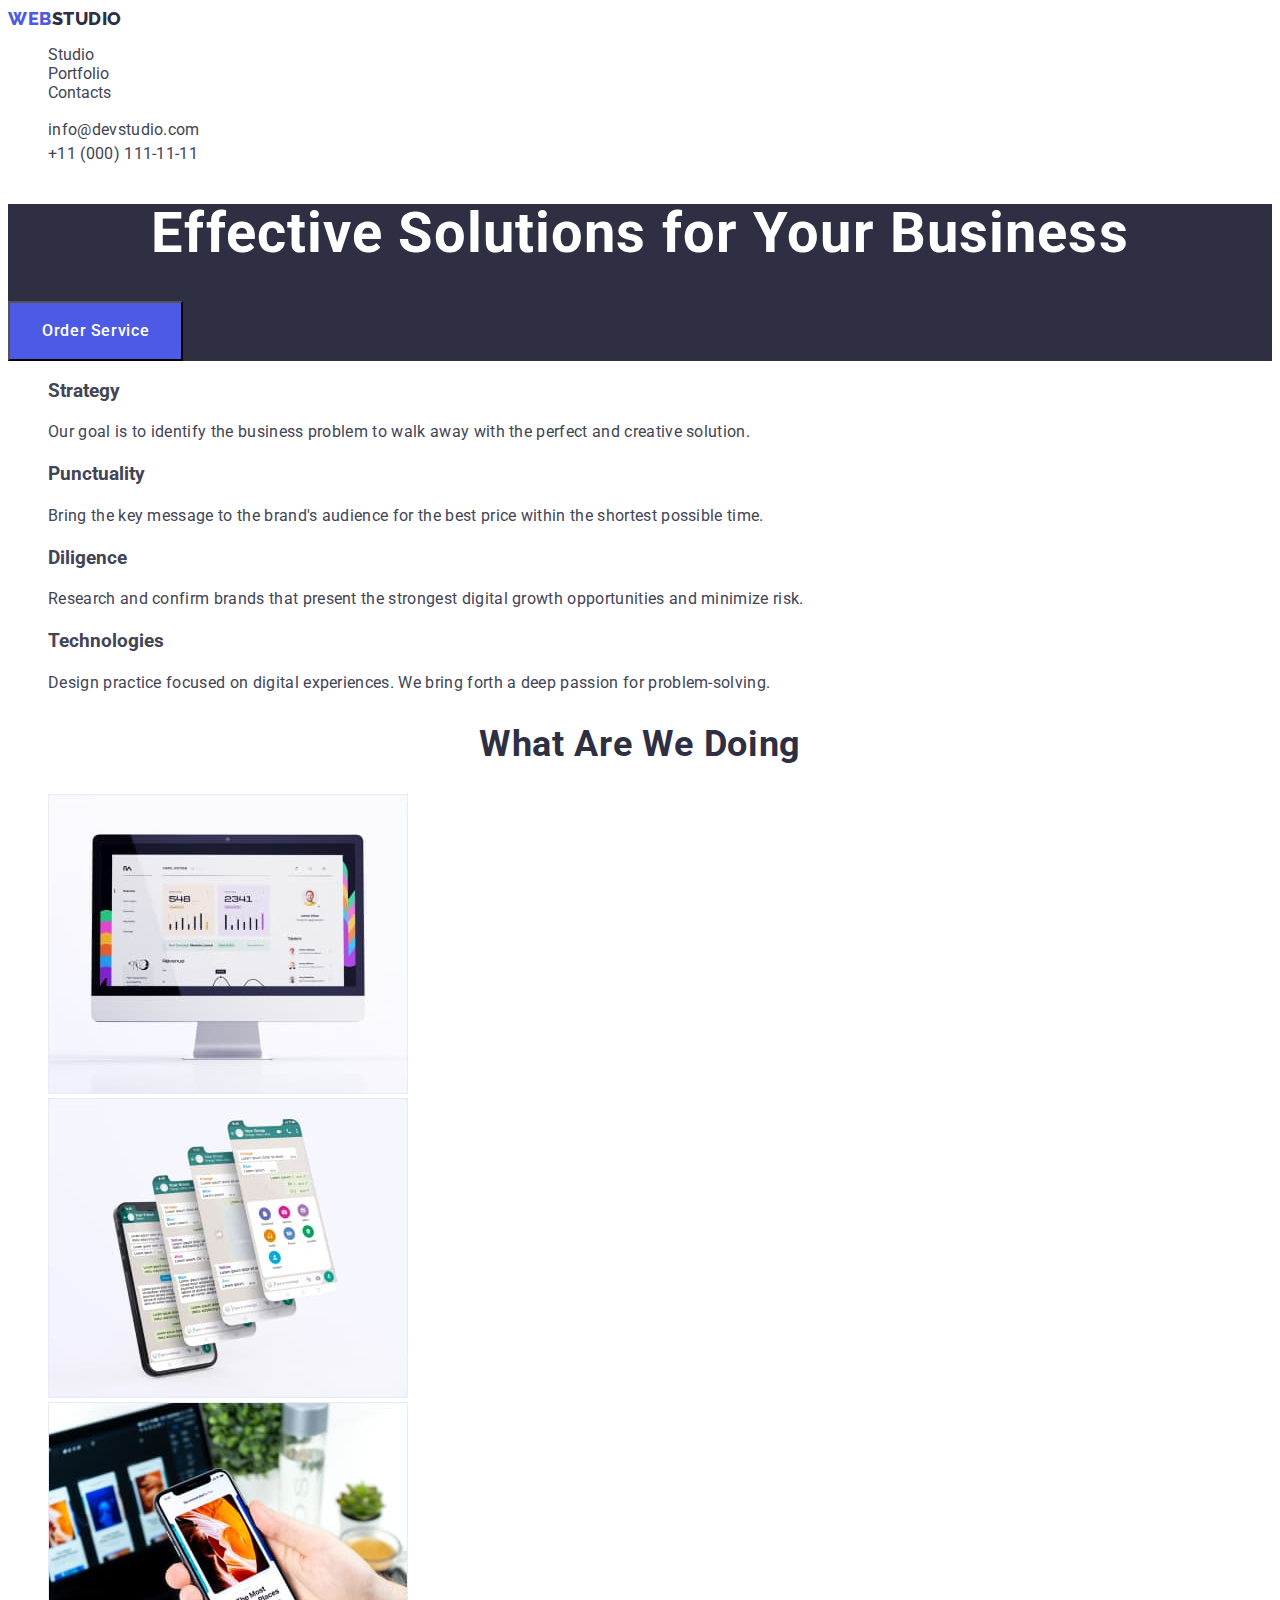
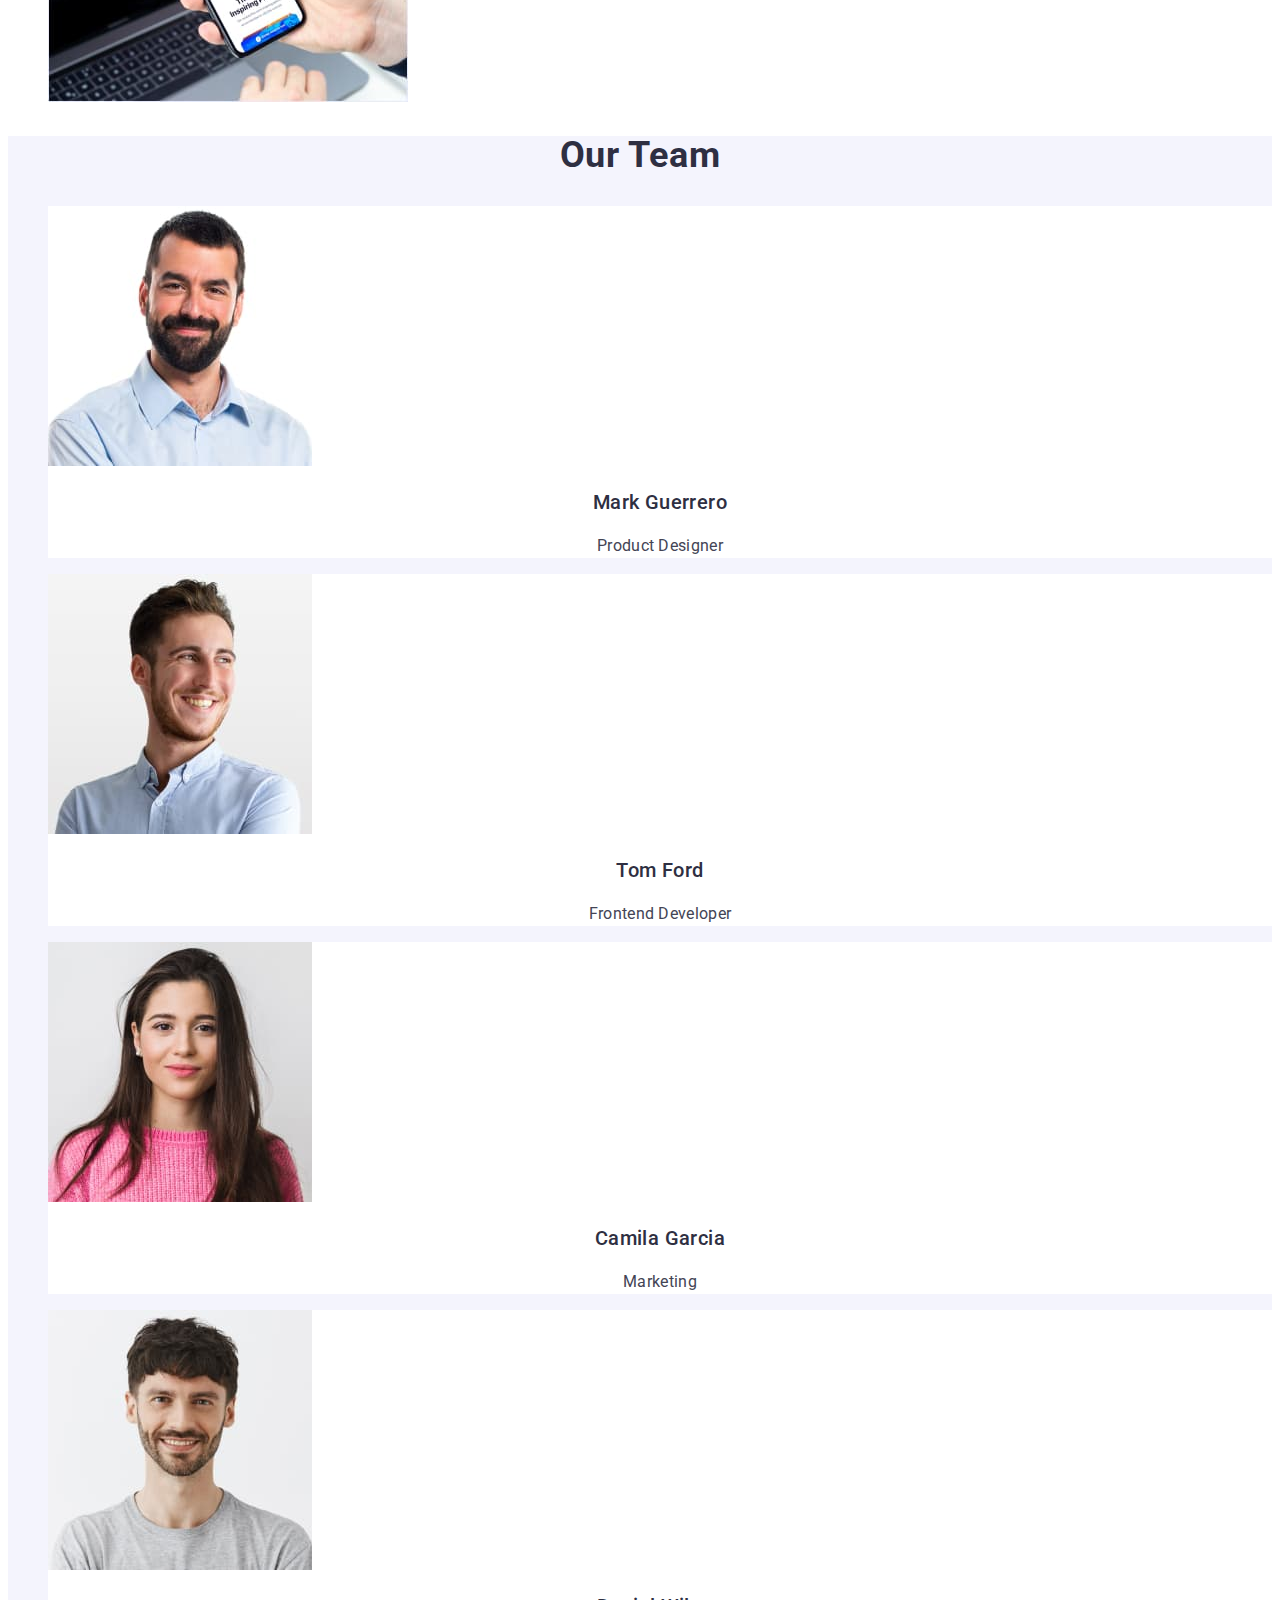
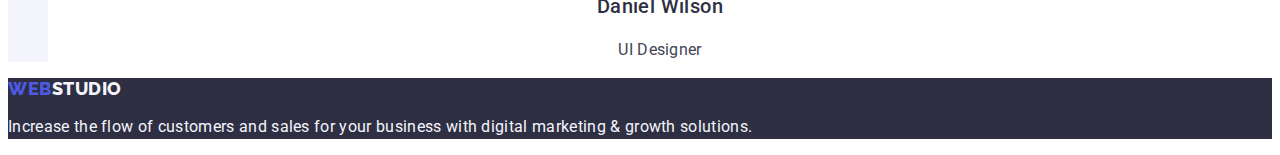
<file: studio.html>
<!DOCTYPE html>
<html lang="en">
    <head>
        <meta charset="UTF-8" />
        <meta http-equiv="X-UA-Compatible" content="IE=edge" />
        <meta name="viewport" content="width=device-width, initial-scale=1.0" />
        <link rel="preconnect" href="https://fonts.googleapis.com" />
        <link rel="preconnect" href="https://fonts.gstatic.com" crossorigin />
        <link
            href="https://fonts.googleapis.com/css2?family=Raleway:wght@800&family=Roboto:wght@400;500;700;900&display=swap"
            rel="stylesheet"
        />

        <link rel="stylesheet" href="./css/style.css" />
        <title>WebStudio</title>
    </head>
    <body class="body">
        <header class="header">
            <nav class="navigate">
                <a class="logo link hover-active" href="./index.html"
                    >Web<span class="logo-black hover-active">Studio</span></a
                >
                <ul class="navigate-list list">
                    <li class="navigate-item item">
                        <a
                            class="studio-link link hover-active"
                            href="./studio.html"
                            >Studio</a
                        >
                    </li>
                    <li class="navigate-item item">
                        <a
                            class="portfolio-link link hover-active"
                            href="./portfolio.html"
                            >Portfolio</a
                        >
                    </li>
                    <li class="navigate-item item">
                        <a class="contacts-link link hover-active" href=""
                            >Contacts</a
                        >
                    </li>
                </ul>
            </nav>
            <address class="address">
                <ul class="adress-list list">
                    <li class="address-mail item">
                        <a
                            class="address-mail link hover-active"
                            href="mailto:info@devstudio.com"
                            >info@devstudio.com</a
                        >
                    </li>
                    <li class="address-phone item">
                        <a
                            class="phone-link link hover-active"
                            href="tel:+110001111111"
                            >+11 (000) 111-11-11</a
                        >
                    </li>
                </ul>
            </address>
        </header>
        <main class="main">
            <!-- hero -->
            <section class="hero">
                <h1 class="hero-title">
                    Effective Solutions for Your Business
                </h1>
                <button class="hero-btn text-btn btn" type="button">
                    Order Service
                </button>
            </section>
            <!-- section_two -->
            <section class="feature">
                <h2 class="feature-title" hidden>Feature</h2>
                <ul class="feauter-list list">
                    <li class="feauter-item item">
                        <h3 class="strategy-title">Strategy</h3>
                        <p class="feauter-text">
                            Our goal is to identify the business problem to walk
                            away with the perfect and creative solution.
                        </p>
                    </li>
                    <li class="feauter-item item">
                        <h3 class="feauter-subtitle">Punctuality</h3>
                        <p class="feauter-text">
                            Bring the key message to the brand's audience for
                            the best price within the shortest possible time.
                        </p>
                    </li>
                    <li class="feauter-item item">
                        <h3 class="feauter-subtitle">Diligence</h3>
                        <p class="feauter-text">
                            Research and confirm brands that present the
                            strongest digital growth opportunities and minimize
                            risk.
                        </p>
                    </li>
                    <li>
                        <h3 class="feauter-subtitle">Technologies</h3>
                        <p class="feauter-text">
                            Design practice focused on digital experiences. We
                            bring forth a deep passion for problem-solving.
                        </p>
                    </li>
                </ul>
            </section>
            <!-- section_three_What_are_we_doing-->
            <section class="product">
                <h2 class="product-title">What are we doing</h2>
                <ul class="product-list list">
                    <li class="product-item item">
                        <img
                            class="product-picture"
                            src="./images/computer.jpg"
                            alt="computer screen with website"
                            width="360"
                            height="300"
                        />
                    </li>
                    <li class="product-item item">
                        <img
                            class="product-picture"
                            src="./images/phone.jpg"
                            alt="phone screen with website"
                            width="360"
                            height="300"
                        />
                    </li>
                    <li class="product-item item">
                        <img
                            class="product-picture"
                            src="./images/phon_and_computer.jpg"
                            alt="comruter and phone screen with website"
                            width="360"
                            height="300"
                        />
                    </li>
                </ul>
            </section>
            <!-- section_four_Our_Team -->
            <section class="team">
                <h2 class="team-title">Our Team</h2>
                <ul class="team-list list">
                    <li class="team-item item">
                        <img
                            class="team-picture"
                            src="./images/mark_guerrero.jpg"
                            alt="photo mark guerro"
                            width="264"
                            height="260"
                        />
                        <h3 class="team-subtitle">Mark Guerrero</h3>
                        <p class="team-text">Product Designer</p>
                    </li>
                    <li class="team-item item">
                        <img
                            class="team-picture"
                            src="./images/tom_ford.jpg"
                            alt="photo tom ford"
                            width="264"
                            height="260"
                        />
                        <h3 class="team-subtitle">Tom Ford</h3>
                        <p class="team-text">Frontend Developer</p>
                    </li>
                    <li class="team-item item">
                        <img
                            class="team-picture"
                            src="./images/camila_garcia.jpg"
                            alt="photo camila garcia"
                            width="264"
                            height="260"
                        />
                        <h3 class="team-subtitle">Camila Garcia</h3>
                        <p class="team-text">Marketing</p>
                    </li>
                    <li class="team-item item">
                        <img
                            class="team-picture"
                            src="./images/daniel_wilson.jpg"
                            alt="photo daniel wilson"
                            width="264"
                            height="260"
                        />
                        <h3 class="team-subtitle">Daniel Wilson</h3>
                        <p class="team-text">UI Designer</p>
                    </li>
                </ul>
            </section>
        </main>
        <!-- footer -->
        <footer class="footer">
            <a class="logo link hover-active" href="./index.html"
                >Web<samp class="logo-white hover-active">Studio</samp></a
            >
            <p class="footer-text">
                Increase the flow of customers and sales for your business with
                digital marketing & growth solutions.
            </p>
        </footer>
    </body>
</html>
</file>
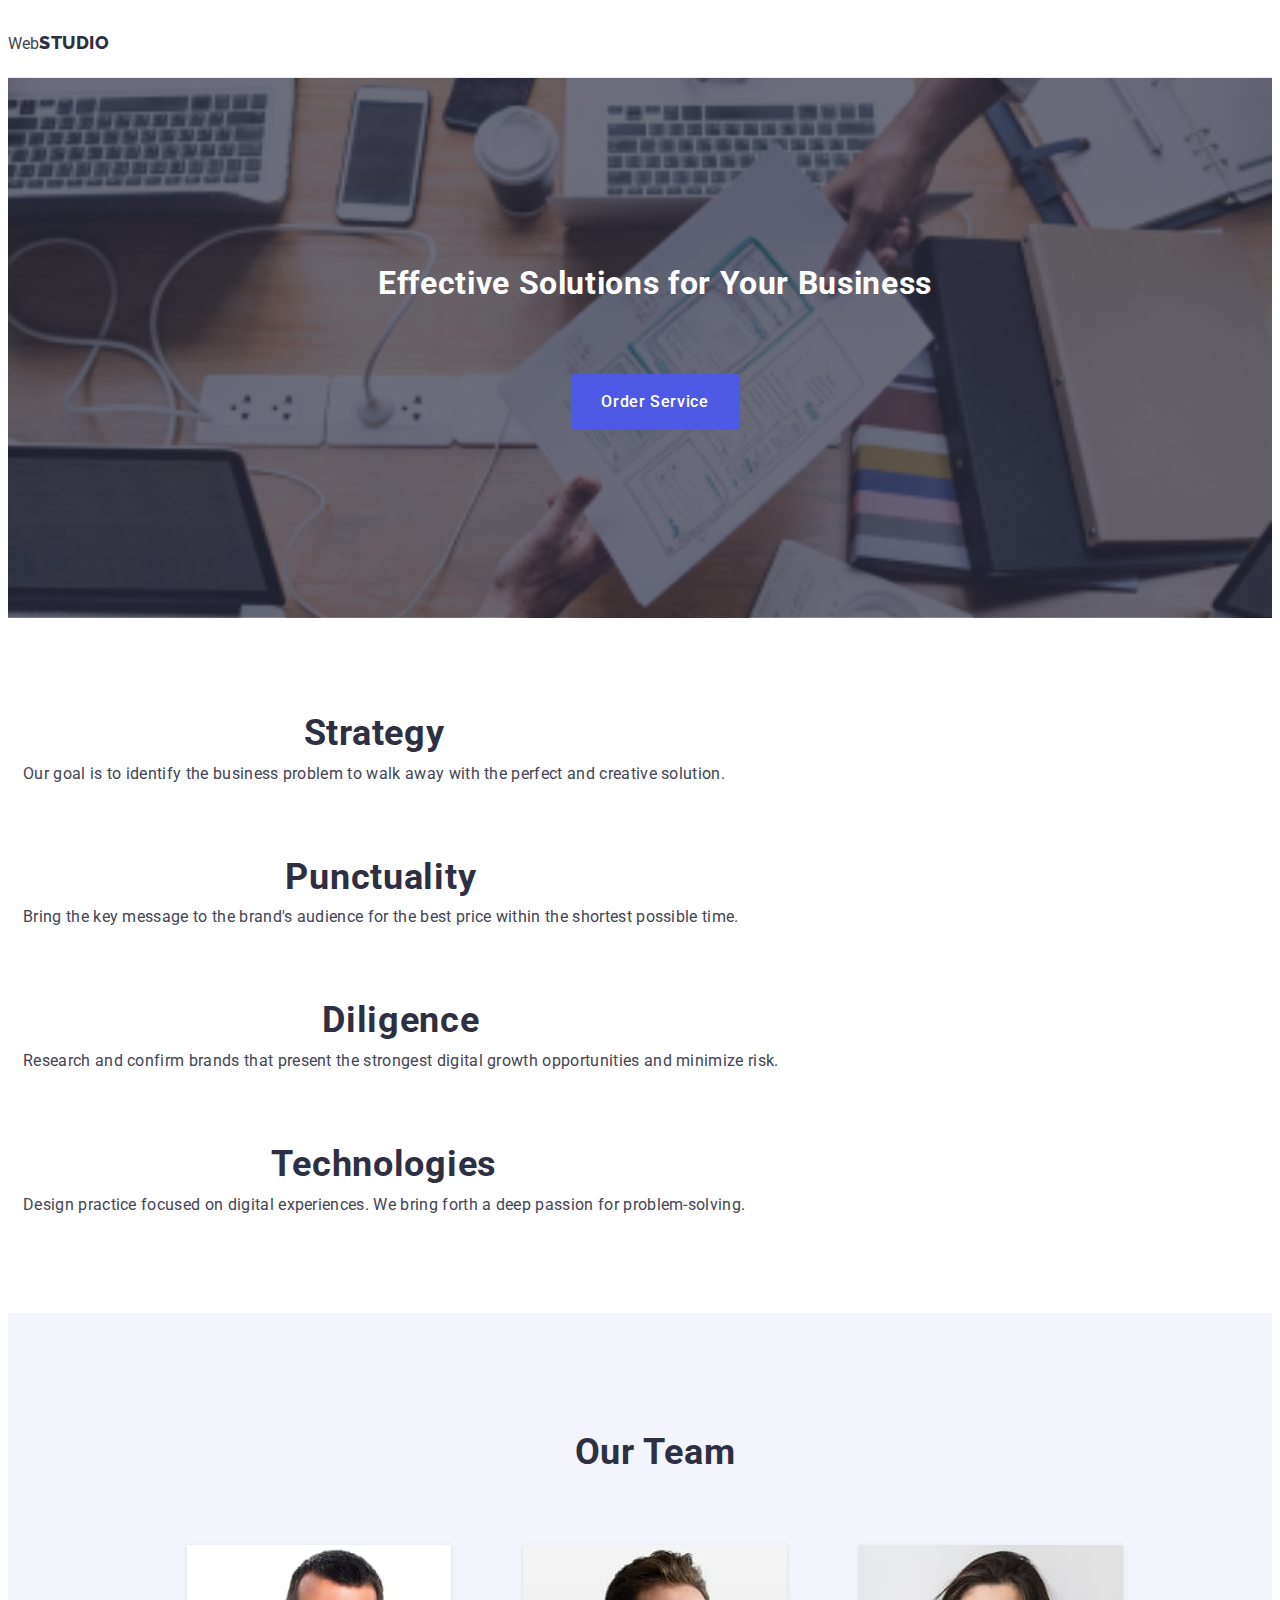
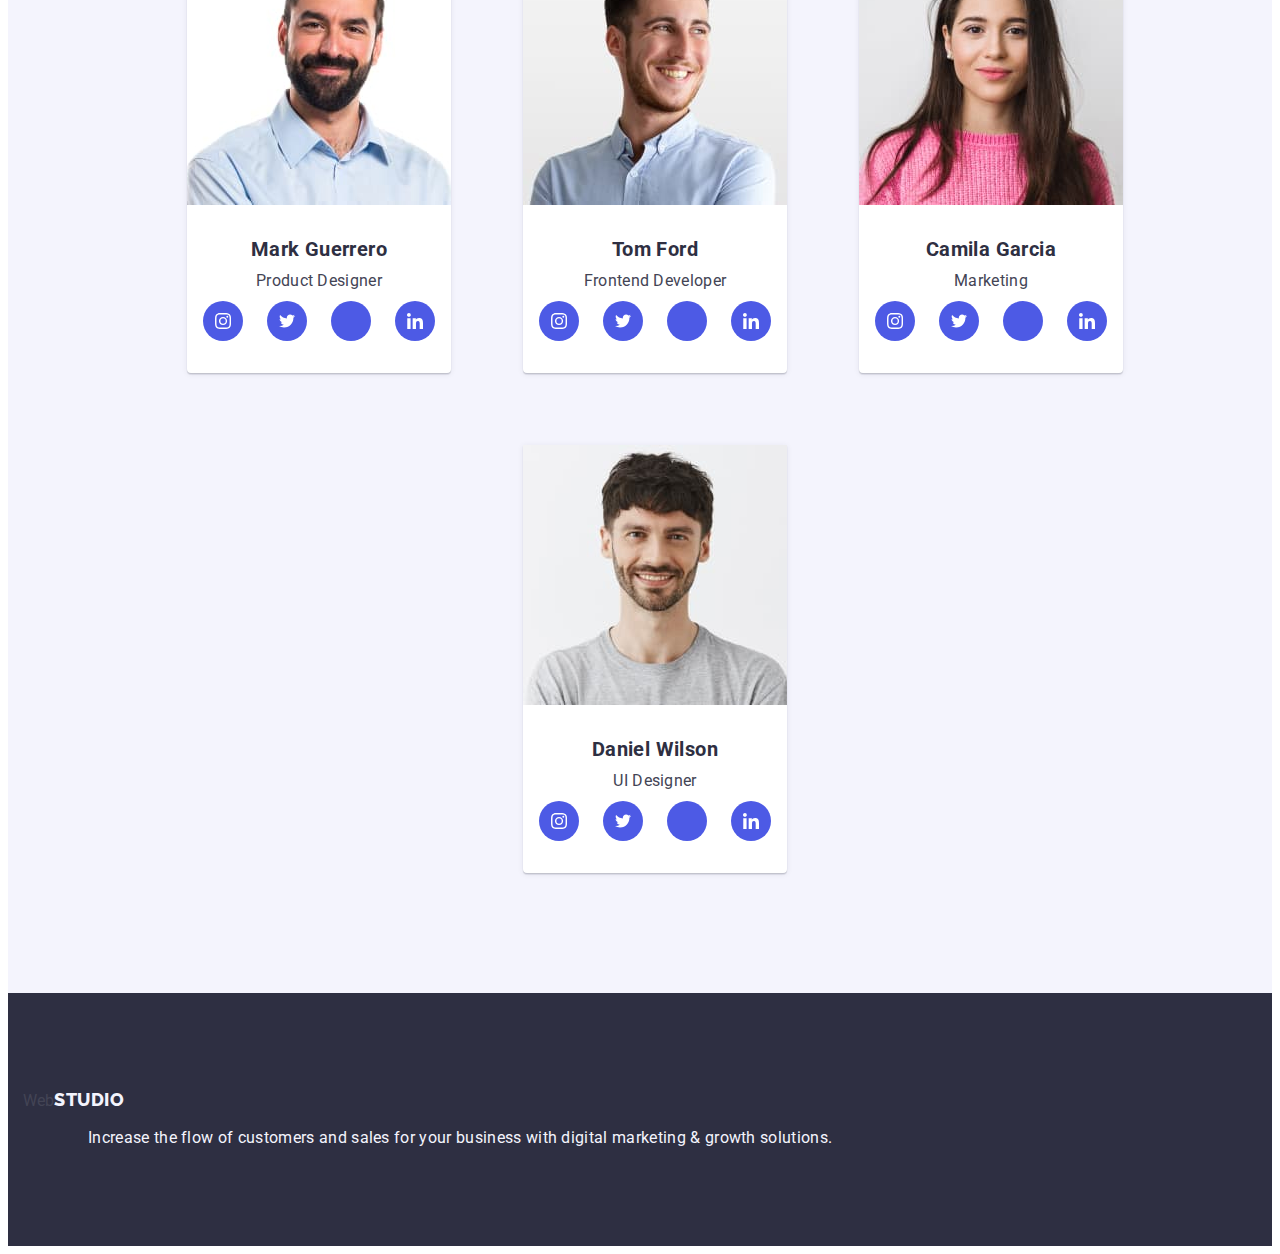
<file: Studio.html>
<!DOCTYPE html>
<html lang="en">
    <head>
        <meta charset="UTF-8" />
        <meta http-equiv="X-UA-Compatible" content="IE=edge" />
        <meta name="viewport" content="width=device-width, initial-scale=1.0" />
        <link rel="preconnect" href="https://fonts.googleapis.com" />
        <link rel="preconnect" href="https://fonts.gstatic.com" crossorigin />
        <link
            href="https://fonts.googleapis.com/css2?family=Raleway:wght@800&family=Roboto:wght@400;500;700;900&display=swap"
            rel="stylesheet"
        />
        <link
            rel="stylesheet"
            href="https://cdnjs.cloudflare.com/ajax/libs/modern-normalize/1.1.0/modern-normalize.min.css"
            integrity="sha512-wpPYUAdjBVSE4KJnH1VR1HeZfpl1ub8YT/NKx4PuQ5NmX2tKuGu6U/JRp5y+Y8XG2tV+wKQpNHVUX03MfMFn9Q=="
            crossorigin="anonymous"
            referrerpolicy="no-referrer"
        />
        <link rel="stylesheet" href="./css/styles.css" />
        <title>WebStudio</title>
    </head>
    <body class="body">
        <header class="header">
            <div class="container container-header">
                <nav class="navigate">
                    <a class="logo link hover-active link" href="./Studio.html"
                        >Web<span class="logo-black hover-active"
                            >Studio</span
                        ></a
                    >
                    <ul class="navigate-list list">
                        <li class="navigate-item item">
                            <a
                                class="menu-link link hover-active"
                                href="./Studio.html"
                                >Studio</a
                            >
                        </li>
                        <li class="navigate-item item">
                            <a
                                class="menu-link link hover-active"
                                href="./portfolio.html"
                                >Portfolio</a
                            >
                        </li>
                        <li class="navigate-item item">
                            <a class="menu-link link hover-active" href=""
                                >Contacts</a
                            >
                        </li>
                    </ul>
                </nav>
                <address class="address">
                    <ul class="adress-list list">
                        <li class="contacts item hover-active">
                            <a
                                class="address-link link hover-active"
                                href="mailto:info@devstudio.com"
                                >info@devstudio.com</a
                            >
                        </li>
                        <li class="contacts item hover-active">
                            <a
                                class="address-link link hover-active"
                                href="tel:+110001111111"
                                >+11 (000) 111-11-11</a
                            >
                        </li>
                    </ul>
                </address>
            </div>
        </header>
        <main class="main">
            <!-- hero -->
            <section class="hero">
                <div class="container">
                    <h1 class="hero-title">
                        Effective Solutions for Your Business
                    </h1>
                    <button class="hero-btn text-btn btn" type="button">
                        Order Service
                    </button>
                </div>
            </section>
            <!-- section_two -->
            <section class="feature">
                <div class="container">
                    <h2 class="second-title visually-hidden" hidden>Feature</h2>
                    <ul class="feauter-list list">
                        <li class="feauter-item item">
                            <h3 class="second-title">Strategy</h3>
                            <p class="feauter-text">
                                Our goal is to identify the business problem to
                                walk away with the perfect and creative
                                solution.
                            </p>
                        </li>
                        <li class="feauter-item item">
                            <h3 class="second-title">Punctuality</h3>
                            <p class="feauter-text">
                                Bring the key message to the brand's audience
                                for the best price within the shortest possible
                                time.
                            </p>
                        </li>
                        <li class="feauter-item item">
                            <h3 class="second-title">Diligence</h3>
                            <p class="feauter-text">
                                Research and confirm brands that present the
                                strongest digital growth opportunities and
                                minimize risk.
                            </p>
                        </li>
                        <li class="feauter-item item">
                            <h3 class="second-title">Technologies</h3>
                            <p class="feauter-text">
                                Design practice focused on digital experiences.
                                We bring forth a deep passion for
                                problem-solving.
                            </p>
                        </li>
                    </ul>
                </div>
            </section>
            <!-- section_three_What_are_we_doing-->
            <section class="product">
                <div class="container">
                    <h2 class="product-title">What are we doing</h2>
                    <ul class="product-list list">
                        <li class="product-item item">
                            <img
                                class="product-picture"
                                src="./images/computer.jpg"
                                alt="computer screen with website"
                                width="360"
                                height="300"
                            />
                        </li>
                        <li class="product-item item">
                            <img
                                class="product-picture"
                                src="./images/phone.jpg"
                                alt="phone screen with website"
                                width="360"
                                height="300"
                            />
                        </li>
                        <li class="product-item item">
                            <img
                                class="product-picture"
                                src="./images/phon_and_computer.jpg"
                                alt="comruter and phone screen with website"
                                width="360"
                                height="300"
                            />
                        </li>
                    </ul>
                </div>
            </section>
            <!-- section_four_Our_Team -->
            <section class="team">
                <div class="container">
                    <h2 class="team-title">Our Team</h2>
                    <ul class="team-list list">
                        <li class="team-item item">
                            <img
                                class="team-picture"
                                src="./images/mark_guerrero.jpg"
                                alt="photo mark guerro"
                                width="264"
                                height="260"
                            />
                            <div class="team-item-wrap">
                                <h3 class="team-subtitle">Mark Guerrero</h3>
                                <p class="team-text">Product Designer</p>
                                <ul class="team-soc-list list">
                                    <li class="team-soc-item">
                                        <a href="" class="team-soc-link link"
                                            ><svg
                                                class="team-soc-icon"
                                                Width="16"
                                                Height="16"
                                            >
                                                <use
                                                    href="./images/icons.svg#icon-instagram"
                                                ></use></svg
                                        ></a>
                                    </li>
                                    <li class="team-soc-item">
                                        <a href="" class="team-soc-link link"
                                            ><svg
                                                class="team-soc-icon"
                                                Width="16"
                                                Height="16"
                                            >
                                                <use
                                                    href="./images/icons.svg#icon-twitter"
                                                ></use></svg
                                        ></a>
                                    </li>
                                    <li class="team-soc-item">
                                        <a href="" class="team-soc-link link"
                                            ><svg
                                                class="team-soc-icon"
                                                Width="16"
                                                Height="16"
                                            >
                                                <use
                                                    href="./images/icons.svg#icon-facebook-team"
                                                ></use></svg
                                        ></a>
                                    </li>
                                    <li class="team-soc-item">
                                        <a href="" class="team-soc-link link"
                                            ><svg
                                                class="team-soc-icon"
                                                Width="16"
                                                Height="16"
                                            >
                                                <use
                                                    href="./images/icons.svg#icon-linkedin"
                                                ></use></svg
                                        ></a>
                                    </li>
                                </ul>
                            </div>
                        </li>
                        <li class="team-item item">
                            <img
                                class="team-picture"
                                src="./images/tom_ford.jpg"
                                alt="photo tom ford"
                                width="264"
                                height="260"
                            />
                            <div class="team-item-wrap">
                                <h3 class="team-subtitle">Tom Ford</h3>
                                <p class="team-text">Frontend Developer</p>
                                <ul class="team-soc-list list">
                                    <li class="team-soc-item">
                                        <a href="" class="team-soc-link link"
                                            ><svg
                                                class="team-soc-icon"
                                                Width="16"
                                                Height="16"
                                            >
                                                <use
                                                    href="./images/icons.svg#icon-instagram"
                                                ></use></svg
                                        ></a>
                                    </li>
                                    <li class="team-soc-item">
                                        <a href="" class="team-soc-link link"
                                            ><svg
                                                class="team-soc-icon"
                                                Width="16"
                                                Height="16"
                                            >
                                                <use
                                                    href="./images/icons.svg#icon-twitter"
                                                ></use></svg
                                        ></a>
                                    </li>
                                    <li class="team-soc-item">
                                        <a href="" class="team-soc-link link"
                                            ><svg
                                                class="team-soc-icon"
                                                Width="16"
                                                Height="16"
                                            >
                                                <use
                                                    href="./images/icons.svg#icon-facebook-team"
                                                ></use></svg
                                        ></a>
                                    </li>
                                    <li class="team-soc-item">
                                        <a href="" class="team-soc-link link"
                                            ><svg
                                                class="team-soc-icon"
                                                Width="16"
                                                Height="16"
                                            >
                                                <use
                                                    href="./images/icons.svg#icon-linkedin"
                                                ></use></svg
                                        ></a>
                                    </li>
                                </ul>
                            </div>
                        </li>
                        <li class="team-item item">
                            <img
                                class="team-picture"
                                src="./images/camila_garcia.jpg"
                                alt="photo camila garcia"
                                width="264"
                                height="260"
                            />
                            <div class="team-item-wrap">
                                <h3 class="team-subtitle">Camila Garcia</h3>
                                <p class="team-text">Marketing</p>
                                <ul class="team-soc-list list">
                                    <li class="team-soc-item">
                                        <a href="" class="team-soc-link link"
                                            ><svg
                                                class="team-soc-icon"
                                                Width="16"
                                                Height="16"
                                            >
                                                <use
                                                    href="./images/icons.svg#icon-instagram"
                                                ></use></svg
                                        ></a>
                                    </li>
                                    <li class="team-soc-item">
                                        <a href="" class="team-soc-link link"
                                            ><svg
                                                class="team-soc-icon"
                                                Width="16"
                                                Height="16"
                                            >
                                                <use
                                                    href="./images/icons.svg#icon-twitter"
                                                ></use></svg
                                        ></a>
                                    </li>
                                    <li class="team-soc-item">
                                        <a href="" class="team-soc-link link"
                                            ><svg
                                                class="team-soc-icon"
                                                Width="16"
                                                Height="16"
                                            >
                                                <use
                                                    href="./images/icons.svg#icon-facebook-team"
                                                ></use></svg
                                        ></a>
                                    </li>
                                    <li class="team-soc-item">
                                        <a href="" class="team-soc-link link"
                                            ><svg
                                                class="team-soc-icon"
                                                Width="16"
                                                Height="16"
                                            >
                                                <use
                                                    href="./images/icons.svg#icon-linkedin"
                                                ></use></svg
                                        ></a>
                                    </li>
                                </ul>
                            </div>
                        </li>
                        <li class="team-item item">
                            <img
                                class="team-picture"
                                src="./images/daniel_wilson.jpg"
                                alt="photo daniel wilson"
                                width="264"
                                height="260"
                            />
                            <div class="team-item-wrap">
                                <h3 class="team-subtitle">Daniel Wilson</h3>
                                <p class="team-text">UI Designer</p>
                                <ul class="team-soc-list list">
                                    <li class="team-soc-item">
                                        <a href="" class="team-soc-link link"
                                            ><svg
                                                class="team-soc-icon"
                                                Width="16"
                                                Height="16"
                                            >
                                                <use
                                                    href="./images/icons.svg#icon-instagram"
                                                ></use></svg
                                        ></a>
                                    </li>
                                    <li class="team-soc-item">
                                        <a href="" class="team-soc-link link"
                                            ><svg
                                                class="team-soc-icon"
                                                Width="16"
                                                Height="16"
                                            >
                                                <use
                                                    href="./images/icons.svg#icon-twitter"
                                                ></use></svg
                                        ></a>
                                    </li>
                                    <li class="team-soc-item">
                                        <a href="" class="team-soc-link link"
                                            ><svg
                                                class="team-soc-icon"
                                                Width="16"
                                                Height="16"
                                            >
                                                <use
                                                    href="./images/icons.svg#icon-facebook-team"
                                                ></use></svg
                                        ></a>
                                    </li>
                                    <li class="team-soc-item">
                                        <a href="" class="team-soc-link link"
                                            ><svg
                                                class="team-soc-icon"
                                                Width="16"
                                                Height="16"
                                            >
                                                <use
                                                    href="./images/icons.svg#icon-linkedin"
                                                ></use></svg
                                        ></a>
                                    </li>
                                </ul>
                            </div>
                        </li>
                    </ul>
                </div>
            </section>
        </main>
        <!-- footer -->
        <footer class="footer">
            <div class="container">
                <a class="logo link hover-active" href="./index.html"
                    >Web<span class="logo-white hover-active">Studio</span></a
                >
                <p class="footer-text">
                    Increase the flow of customers and sales for your business
                    with digital marketing & growth solutions.
                </p>
            </div>
        </footer>
    </body>
</html>
</file>
<file: css/styles.css>
:root {
    --accent-color: #404bbf;
    --main-text-color: #434455;
    --text-color: #2e2f42;
    --background-color: #ffffff;
    --logo-color-dark: #000000;
    --logo-color: #4d5ae5;
    --text-color-light-cloud: #f4f4fd;
    --text-hero: #ffffff;
    --background-color-darck: #2e2f42;
    --background-section-four: #f4f4fd;
    --line-color: #e7e9fc;
    --color-cloud: #f4f4fd;
    --modal-color: #fcfcfc;
    --color-form-text: #8e8f99;
    --bg-gradient: linear-gradient(
        rgba(46, 47, 66, 0.7),
        rgba(46, 47, 66, 0.7)
    );
    --box-shadow-team: 0px 1px 6px rgba(46, 47, 66, 0.08),
        0px 1px 1px rgba(46, 47, 66, 0.16), 0px 2px 1px rgba(46, 47, 66, 0.08);
    --transition-time-cubic: 250ms cubic-bezier(0.4, 0, 0.2, 1);
}
p,
h1,
h2,
h3,
h4,
h5,
h6 {
    margin: 0;
}
ul {
    margin: 0;
    padding-left: 0;
}
img {
    display: block;
    max-width: 100%;
    height: auto;
    width: 100%;
}

.container {
    width: 100%;
    padding-left: 15px;
    padding-right: 15px;
    /* background-color: #6f6f74; */
    margin: 0 auto;
}
body {
    font-family: "Roboto", sans-serif;
    color: var(--main-text-color);
    background-color: var(--background-color);
}
.list {
    list-style: none;
}
.link {
    text-decoration: none;
    color: inherit;
}
.visually-hidden {
    position: absolute;
    width: 1px;
    height: 1px;
    margin: -1px;
    border: 0;
    padding: 0;
    white-space: nowrap;
    clip-path: inset(100%);
    clip: rect(0 0 0 0);
    overflow: hidden;
}
.btn {
    cursor: pointer;
}
.hover-active {
    transition: color var(--transition-time-cubic);
}
.hover-active:hover,
.hover-active:focus {
    color: var(--accent-color);
}
.menu-link {
    position: relative;
    color: var(--accent-color);
}
.active-page.menu-link {
    position: relative;
    color: var(--accent-color);
}
.active-page.menu-link::after {
    position: absolute;
    content: "";
    display: block;
    bottom: -28px;
    width: 100%;
    height: 4px;
    border-radius: 2px;
    background-color: var(--accent-color);
}

/********** HEADER **********/
.header {
    padding-top: 24px;
    padding-bottom: 24px;
    border-bottom: 1px solid var(--line-color);
}
.logo-header {
    width: 100%;
    font-family: "Raleway", sans-serif;
    font-weight: 800;
    font-size: 18px;
    line-height: 1.17;
    align-items: center;
    letter-spacing: 0.03em;
    text-transform: uppercase;
    color: var(--logo-color);
    margin-right: auto;
}
.logo-black {
    font-family: "Raleway", sans-serif;
    font-weight: 800;
    font-size: 18px;
    line-height: 1.17;
    color: var(--text-color);
    align-items: center;
    letter-spacing: 0.03em;
    text-transform: uppercase;
}
.menu-link {
    font-weight: 500;
    font-size: 16px;
    line-height: 1.5;
    letter-spacing: 0.02em;
    color: var(--text-color);
}
.address {
    font-family: inherit;
    font-style: normal;
    line-height: 1.5;
    letter-spacing: 0.02em;
    color: var(--main-text-color);
}
.contacts {
    font-size: 16px;
    line-height: 1.5;
    letter-spacing: 0.02em;
    color: var(--main-text-color);
    padding-right: auto;
}
.navigate {
    display: flex;
    align-items: center;
    margin-right: auto;
}
.navigate-list {
    display: none;
}
.adress-list {
    display: none;
}

/*!mobile menu ! */
.container-header {
    display: flex;
    width: 100%;
    justify-content: space-between;
    align-items: center;
    padding-left: 0;
    padding-right: 0;
}

.mobile-menu.is-hidden {
    opacity: 0;
    visibility: hidden;
    pointer-events: none;
}

.mobile-menu {
    display: flex;
    flex-direction: column;
    justify-content: space-between;
    position: fixed;
    z-index: 1000;
    width: 100%;
    height: 100%;
    left: 0;
    top: 0;
    background-color: var(--background-color);
    padding: 80px 35px 40px 40px;
}

.mobile-menu-open {
    background-color: transparent;
    border: transparent;
    padding: 0;
}

.mobile-menu-open-icon {
    stroke: var(--text-color);
    background-color: transparent;
    border: none;
    padding: 0;
    color: var(--text-color);
}

.mobile-close-butto-icon {
    fill: var(--background-color-darck);
    color: var(--background-color-darck);
}

.mobile-menu-btn {
    position: absolute;
    top: 24px;
    right: 24px;
    display: flex;
    justify-content: center;
    align-items: center;
    width: 24px;
    height: 24px;
    background-color: var(--line-color);
    border: none;
    border-radius: 50%;
    transition: background-color var(--transition-time-cubic);
}

.mobile-menu-btn:hover,
.mobile-menu-btn:focus {
    background-color: var(--accent-color);
}

.mobile-menu-btn:hover .mobile-close-butto-icon,
.mobile-menu-btn:focus .mobile-close-butto-icon {
    fill: var(--text-hero);
}

.mobile-close-butto-icon {
    transition: fill var(--transition-time-cubic);
}

.mobile-list {
    font-family: "Roboto";
    font-style: normal;
    font-weight: 700;
    font-size: 22px;
    line-height: 1.11;
    letter-spacing: 0.02em;
    text-transform: capitalize;
    color: var(--text-color);
}

.mobile-item:not(:last-child) {
    margin-bottom: 40px;
}

.accent {
    color: var(--accent-color);
}
.mobile-adress-list {
    display: block;
    margin-bottom: 48px;
}
.phone {
    display: block;
    margin-bottom: 40px;
}
.mobile-address-link:not(:last-child) {
    margin-bottom: 40px;
}
.mail {
    font-family: "Roboto";
    font-style: normal;
    font-weight: 500;
    font-size: 20px;
    line-height: 1.2;
    letter-spacing: 0.02em;
    color: var(--main-text-color);
    margin-bottom: 48px;
}
.mobile-menu-adress-soc {
    font-family: inherit;
    font-style: normal;
    line-height: 1.5;
    letter-spacing: 0.02em;
    color: var(--main-text-color);
}
.phone {
    font-family: "Roboto";
    font-weight: 700;
    font-size: 22px;
    line-height: 1.11;
    letter-spacing: 0.02em;
    text-transform: capitalize;
    color: var(--logo-color);
    margin-bottom: 40px;
}
.mobile-team-soc-list {
    display: flex;
    flex-basis: calc(100% / 4);
    gap: 36px;
    justify-content: baseline;
}
/*!mobile menu ! */

/* ***************************************************HERO******* ************************************/
.hero {
    background-image: var(--bg-gradient),
        url(../images/background-image-hero-mob.jpg);
    background-repeat: no-repeat;
    background-position: center;
    background-size: cover;
    background-color: var(--text-color);
    padding-bottom: 188px;
    padding-top: 188px;
}

@media (min-device-pixel-ratio: 2),
    (min-resolution: 192dpi),
    (min-resolution: 2dppx) {
    .hero {
        background-image: var(--bg-gradient),
            url(../images/background-image-hero-mob-2x.jpg);
    }
}

.hero-title {
    font-size: 32px;
    line-height: 1.11;
    text-align: center;
    letter-spacing: 0.02em;
    color: var(--text-hero);
    margin-left: auto;
    margin-right: auto;
    margin-bottom: 72px;
    width: 100%;
}
.hero-btn {
    font-family: "Roboto", sans-serif;
    font-weight: 500;
    font-size: 16px;
    line-height: 1.5;
    letter-spacing: 0.04em;
    color: var(--text-hero);
    background-color: var(--logo-color);
    padding-left: auto;
    padding-right: auto;
    display: block;
    margin: 0 auto;
    border-radius: 4px;
    width: 169px;
    height: 56px;
    left: 129px;
    top: 334px;
    border: none;
    transition: background-color var(--transition-time-cubic);
}

/********************  SECTION TWO */

.feature {
    padding-top: 96px;
    padding-bottom: 96px;
}
.second-title {
    font-size: 36px;
    line-height: 1.11;
    text-align: center;
    letter-spacing: 0.02em;
    color: var(--text-color);
    margin-bottom: 8px;
}
.feauter-text {
    font-size: 16px;
    line-height: 1.5;
    letter-spacing: 0.02em;
    color: var(--main-text-color);
    width: 100%;
}
.feauter-list {
    display: flex;
    flex-wrap: wrap;
    align-items: center;
    gap: 72px;
}
.feauter-soc-link {
    display: none;
}
/*****************?? ? SECTION THREE */
.product {
    display: none;
}

/* !!!!!!!!!!!!!!SECTION FOUR !!!!!!!!!!!!*/
.team {
    background-color: var(--background-section-four);
    padding-top: 120px;
    padding-bottom: 120px;
}

.team-title {
    font-size: 36px;
    line-height: 1.11;
    text-align: center;
    letter-spacing: 0.02em;
    text-transform: capitalize;
    color: var(--text-color);
    margin-bottom: 72px;
}
.team-subtitle {
    font-size: 20px;
    line-height: 1.2;
    text-align: center;
    letter-spacing: 0.02em;
    color: var(--text-color);
    margin-bottom: 8px;
}
.team-text {
    font-family: "Roboto";
    font-size: 16px;
    line-height: 1.5;
    text-align: center;
    letter-spacing: 0.02em;
    color: var(--main-text-color);
    margin-bottom: 8px;
}
.team-item {
    background-color: var(--background-color);
    box-shadow: var(--box-shadow-team);
    border-radius: 0px 0px 4px 4px;
}

.team-list {
    display: flex;
    flex-wrap: wrap;
    justify-content: center;
    align-items: center;
    gap: 72px;
}

.team-picture {
    margin-bottom: 32px;
}
.team-soc-list {
    display: flex;
    justify-content: center;
    gap: 24px;
    padding-bottom: 32px;
}
.team-soc-item {
    width: 40px;
    height: 40px;
}
.team-soc-link {
    width: 100%;
    height: 100%;
    border-radius: 50%;
    background-color: var(--logo-color);
    display: flex;
    justify-content: center;
    align-items: center;
    transition: background-color var(--transition-time-cubic);
}
.team-soc-icon {
    fill: var(--background-color);
}
.team-soc-link:hover,
.team-soc-link:focus,
.team-soc-link:active {
    background-color: var(--accent-color);
}
/* *********************SECTION FIVE */
.customers-title {
    font-size: 36px;
    line-height: 1.11;
    text-align: center;
    letter-spacing: 0.02em;
    text-transform: capitalize;
    color: var(--text-color);
    margin-bottom: 72px;
}
.customers {
    padding-top: 96px;
    padding-bottom: 96px;
}
.customers-list {
    display: flex;
    flex-wrap: wrap;
    gap: 72px 16px;
    justify-content: center;
}
.customers-item {
    width: 168px;
    height: 88px;
}

.customers-link {
    justify-content: center;
    align-items: center;
    display: flex;
    width: 168px;
    height: 88px;
    border: 1px solid #8e8f99;
    border-radius: 4px;
    color: #8e8f99;
    transition: color var(--transition-time-cubic),
        border var(--transition-time-cubic),
        border-radius var(--transition-time-cubic);
}
.customers-icon {
    fill: currentColor;
}

.customers-link:hover,
.customers-link:focus,
.customers-link:active {
    color: var(--accent-color);
    border: 1px solid var(--accent-color);
    border-radius: 4px;
}

/**!FOOTER**/
.footer {
    display: flex;
    width: 100%;
    background-color: var(--background-color-darck);
    padding-top: 96px;
    padding-bottom: 96px;
}

.logo-footer {
    display: block;
    text-align: center;
    font-family: "Raleway", sans-serif;
    font-weight: 800;
    font-size: 18px;
    line-height: 1.17;
    align-items: center;
    letter-spacing: 0.03em;
    text-transform: uppercase;
    color: var(--logo-color);
}

.logo-white {
    font-family: "Raleway", sans-serif;
    font-weight: 800;
    font-size: 18px;
    line-height: 1.17;
    color: var(--text-color-light-cloud);
    align-items: center;
    letter-spacing: 0.03em;
    text-transform: uppercase;
    text-align: center;
}

.container-logo {
    display: block;
    margin-bottom: 72px;
}

.footer-text {
    display: block;
    justify-content: center;
    font-size: 16px;
    line-height: 1.5;
    letter-spacing: 0.02em;
    color: var(--background-section-four);
    width: 100%;
    margin-top: 16px;
    text-align: left;
    margin-top: 16px;
    padding-left: 65px;
    padding-right: 65px;
}

.footer-item-wrap {
    margin-bottom: 72px;
}
.footer-text-soc {
    display: block;
    text-align: center;
    font-family: "Roboto";
    font-weight: 500;
    font-size: 16px;
    line-height: 1.5;
    color: var(--text-hero);
    margin-bottom: 16px;
}
.footer-soc-list {
    display: flex;
    gap: 16px;
    justify-content: center;
}
.footer-soc-item {
    width: 40px;
    height: 40px;
}
.footer-soc-link {
    width: 100%;
    height: 100%;
    border-radius: 50%;
    background-color: var(--logo-color);
    display: flex;
    justify-content: center;
    align-items: center;
    transition: background-color var(--transition-time-cubic);
}
.footer-soc-link:hover,
.footer-soc-link:focus,
.footer-soc-link:active {
    background-color: #31d0aa;
}

.footer-soc-icon {
    fill: var(--background-color);
}
.footer-wrap {
    display: block;
    justify-content: center;
}

/* ************************************************foter form */
.footer-form-wrapper {
    display: block;
    justify-content: center;
}
.footer-form {
    display: block;
}
.footer-header-form {
    display: block;
    text-align: center;
    font-weight: 500;
    font-size: 16px;
    line-height: 1.5;
    color: var(--text-hero);
    margin-bottom: 16px;
}

.footer-form-input {
    color: var(--text-hero);
    width: 100%;
    height: 40px;
    background-color: var(--background-color-darck);
    border: 1px solid #ffffff;
    filter: drop-shadow(0px 4px 4px rgba(0, 0, 0, 0.15));
    border-radius: 4px;
    padding-left: 16px;
    margin-bottom: 16px;
    transition: outline border border-radius var(--transition-time-cubic);
}

.footer-form-input:hover,
.footer-form-input:focus,
.footer-form-input:active {
    outline: none;
    border: 1px solid var(--accent-color);
    border-radius: 4px;
}
.footer-form-submit {
    display: flex;
    font-weight: 500;
    font-size: 16px;
    line-height: 1.5;
    text-align: center;
    letter-spacing: 0.04em;
    color: var(--text-hero);
    width: 165px;
    height: 40px;
    background: var(--logo-color);
    border-radius: 4px;
    border: none;
    padding-top: 8px;
    padding-right: 24px;
    padding-bottom: 8px;
    padding-left: 24px;
    transition: var(--transition-time-cubic);
}
.wrap-btn {
    display: flex;
    justify-content: center;
    align-items: center;
    margin-top: 16px;
}
.footer-form-submit:hover,
.footer-form-submit:active,
.footer-form-submit:focus {
    font-family: "Roboto", sans-serif;
    font-weight: 500;
    font-size: 16px;
    line-height: 1.5;
    letter-spacing: 0.04em;
    color: var(--text-hero);
    background-color: var(--accent-color);
}
.footer-button-icon {
    margin-left: 16px;
}
/* ?    PORTFOLIO ???????????????????????????????????????????????????*/
/* *filter* */
.filter {
    padding: 48px 0;
}
.btn-filter {
    font-family: "Roboto", sans-serif;
    font-weight: 500;
    font-size: 16px;
    line-height: 1.5;
    letter-spacing: 0.04em;
    background-color: var(--color-cloud);
    color: var(--logo-color);
    border: none;
    min-width: 69px;
    padding: 12px 24px;
    background: #f4f4fd;
    border: 1px solid #e7e9fc;
    border-radius: 4px;
    transition: background-color var(--transition-time-cubic),
        color var(--transition-time-cubic),
        box-shadow var(--transition-time-cubic);
}
.btn-filter:hover,
.btn-filter:focus {
    font-family: "Roboto", sans-serif;
    font-weight: 500;
    font-size: 16px;
    line-height: 1.5;
    letter-spacing: 0.04em;
    background-color: var(--accent-color);
    color: var(--text-hero);
    padding: 12px 24px;
    box-shadow: 0px 3px 1px rgba(0, 0, 0, 0.1), 0px 2px 1px rgba(0, 0, 0, 0.08),
        0px 2px 2px rgba(0, 0, 0, 0.12);
    border-radius: 4px;
}

.portfolio-list {
    display: flex;
    flex-wrap: wrap;
    gap: 24px;
    justify-content: baseline;
    margin-bottom: 48px;
}

/* ?images list */
.filter-title {
    font-weight: 500;
    font-size: 20px;
    line-height: 1.2;
    letter-spacing: 0.02em;
    color: var(--text-color);
    margin-bottom: 8px;
}

.filter-text {
    font-size: 16px;
    line-height: 1.5;
    letter-spacing: 0.02em;
    color: var(--main-text-color);
}
.picture-list {
    display: flex;
    flex-wrap: wrap;
    gap: 48px;
}

.picture-portfolio {
    width: 396px;
    height: 280px;
}

.portfolio-picture-text {
    border: 1px solid var(--line-color);
    border-top: none;
    padding-top: 32px;
    padding-bottom: 32px;
    padding-left: 16px;
    padding-right: 52px;
}
.picture-item {
    display: block;
    transition: box-shadow var(--transition-time-cubic);
}

.picture-item:hover,
.picture-item:focus {
    box-shadow: 0px 1px 6px rgba(46, 47, 66, 0.08),
        0px 1px 1px rgba(46, 47, 66, 0.16), 0px 2px 1px rgba(46, 47, 66, 0.08);
}
.picture-list-wrapper {
    position: relative;
    overflow: hidden;
}
.overlay {
    display: block;
    font-family: "Roboto";
    font-size: 16px;
    line-height: 1.5;
    letter-spacing: 0.02em;
    background-color: var(--logo-color);
    color: var(--text-color-light-cloud);
    padding-top: 40px;
    padding-bottom: 164px;
    padding-left: 32px;
    padding-right: 32px;
    height: 100%;
    width: 100%;
    position: absolute;
    left: 0;
    top: 0;
    transform: translate(0, 100%);
    transition: transform var(--transition-time-cubic);
}
.picture-portfolio:focus .overlay,
.picture-portfolio:hover .overlay {
    transform: translate(0, 0);
}

/* ?                                             MODAL WINDOW             */
.backdrop {
    position: fixed;
    top: 0;
    left: 0;
    width: 100%;
    height: 100%;
    background: rgba(46, 47, 66, 0.4);
    z-index: 100;
    transition: visibility var(--transition-time-cubic),
        opacity var(--transition-time-cubic);
}
.backdrop.is-hidden {
    visibility: hidden;
    opacity: 0;
    pointer-events: none;
}
.modal {
    position: absolute;
    top: 50%;
    left: 50%;
    transform: translate(-50%, -50%);
    width: 90%;
    height: 90%;
    overflow: scroll;
    background: var(--modal-color);
    box-shadow: 0px 1px 1px rgba(0, 0, 0, 0.14), 0px 1px 3px rgba(0, 0, 0, 0.12),
        0px 2px 1px rgba(0, 0, 0, 0.2);
    border-radius: 4px;
    padding-top: 72px;
    padding-left: 24px;
    padding-right: 24px;
    padding-bottom: 24px;
}
.modal-close-button {
    position: absolute;
    top: 24px;
    right: 24px;
    display: flex;
    justify-content: center;
    align-items: center;
    width: 24px;
    height: 24px;
    background-color: var(--line-color);
    border: 1px solid rgba(0, 0, 0, 0.1);
    border-radius: 50%;
    transition: background-color var(--transition-time-cubic);
}
.modal-close-button:hover,
.modal-close-button:focus {
    background-color: var(--accent-color);
}
.modal-close-button:hover .modal-close-butto-icon,
.modal-close-button:focus .modal-close-butto-icon {
    fill: var(--text-hero);
}
.modal-close-butto-icon {
    transition: fill var(--transition-time-cubic);
}
/* form */
.modal-header {
    color: var(--text-color);
    margin-bottom: 16px;
    text-align: center;
    font-family: "Roboto";
    font-weight: 500;
    font-size: 14px;
    line-height: 1.5;
    letter-spacing: 0.02em;
}
.modal-form {
    display: flex;
    flex-direction: column;
}
.modal-form-input {
    width: 100%;
    height: 40px;
    border: 1px solid rgba(46, 47, 66, 0.4);
    border-radius: 4px;
    padding-left: 38px;
    background-color: var(--modal-color);
    transition: border-color var(--transition-time-cubic);
}

.modal-form-input:focus {
    outline: none;
    border-color: var(--accent-color);
}
.modal-form-field {
    margin-bottom: 8px;
}

.modal-form-message {
    width: 100%;
    border: 1px solid rgba(46, 47, 66, 0.4);
    border-radius: 4px;
    margin-bottom: 16px;
    background-color: var(--modal-color);
}
.modal-form-input-desc {
    display: flex;
    font-family: "Roboto";
    font-size: 12px;
    line-height: 1.17;
    letter-spacing: 0.04em;
    color: var(--color-form-text);
    margin-bottom: 4px;
}
.modal-form-check-desc {
    display: flex;
    font-family: "Roboto";
    font-size: 12px;
    line-height: 1.17;
    letter-spacing: 0.04em;
    color: var(--color-form-text);
    margin-bottom: 24px;
}
.modal-form-message {
    font-family: "Roboto";
    font-size: 12px;
    line-height: 1.17;
    letter-spacing: 0.04em;
    /* color: rgba(46, 47, 66, 0.4); */
    resize: none;
    width: 100%;
    height: 120px;
    padding-left: 16px;
    padding-right: 16px;
    padding-top: 12px;
    transition: border-color outline var(--transition-time-cubic);
}
.modal-form-message:focus {
    border-color: var(--accent-color);
    outline: none;
}
.modal-form-submit {
    font-family: "Roboto";
    font-weight: 500;
    font-size: 16px;
    line-height: 1.5;
    letter-spacing: 0.04em;
    background-color: var(--logo-color);
    color: var(--text-hero);
    box-shadow: 0px 4px 4px rgba(0, 0, 0, 0.15);
    border-radius: 4px;
    border: none;
    width: 169px;
    height: 56px;
    align-self: center;
    transition: background-color var(--transition-time-cubic);
}
.modal-form-submit:focus,
.modal-form-submit:hover,
.modal-form-submit:active {
    background-color: var(--accent-color);
}
.modal-form-input-wrapper {
    position: relative;
}
.modal-form-input-icon {
    display: block;
    position: absolute;
    top: 50%;
    left: 16px;
    transform: translateY(-50%);
    fill: var(--background-color-darck);
    transition: fill var(--transition-time-cubic);
}
.modal-form-input:focus + .modal-form-input-icon {
    fill: var(--accent-color);
}
.modal-form-checkbox {
    display: flex;
    justify-content: first baseline;
    align-items: center;
    width: 16px;
    height: 16px;
    border: 1px solid rgba(46, 47, 66, 0.4);
    border-radius: 2px;
    cursor: pointer;
    margin-right: 8px;
    transition: background-color border-color outline
        var(--transition-time-cubic);
}
.modal-form-checkbox-icon {
    display: flex;
    justify-content: center;
    align-items: center;
    width: 16px;
    height: 16px;
    opacity: 0;
    padding: 4px 3px;
    transition: opacity border-color background-color
        var(--transition-time-cubic);
}
.modal-form-check:checked
    + .modal-form-check-desc
    > .modal-form-checkbox
    > .modal-form-checkbox-icon {
    opacity: 1;
}

.modal-form-check:checked + .modal-form-check-desc > .modal-form-checkbox {
    background-color: var(--accent-color);
}
.modal-form-check:focus + .modal-form-check-desc > .modal-form-checkbox {
    border-color: var(--accent-color);
    outline: none;
}
.privacy-policy {
    color: var(--logo-color);
}
.modal-form-check {
}
</file>
<file: css/media.css>
@media screen and (min-width: 428px) {
    .container {
        max-width: 428px;
        margin-right: auto;
        margin-left: auto;
    }

    .mobile-list {
        font-size: 36px;
    }

    .phone {
        font-size: 36px;
    }

    .mobile-team-soc-list {
        gap: 56px;
    }

    /** hero */

    .hero {
        background-image: var(--bg-gradient),
            url(../images/background-image-hero-tab.jpg);
    }

    @media (min-device-pixel-ratio: 2),
        (min-resolution: 192dpi),
        (min-resolution: 2dppx) {
        .hero {
            background-image: var(--bg-gradient),
                url(../images/background-image-hero-tab-2x.jpg);
        }
    }

    .hero-title {
        font-size: 36px;
        width: 320px;
    }

    .modal {
        width: 392px;
        height: 586px;
        overflow: unset;
    }

    .modal-header {
        font-size: 16px;
    }

    /* ?    PORTFOLIO ???????????????????????????????????????????????????*/
}

/* !!             TAB */
@media screen and (min-width: 768px) {
    .container {
        max-width: 768px;
    }

    /* HEADER */

    .mobile-menu,
    .mobile-menu-open {
        display: none;
    }

    .contacts {
        font-size: 12px;
        line-height: 1.17;
        letter-spacing: 0.04em;
    }
    .navigate-list {
        display: flex;
        gap: 40px;
        padding-left: 120px;
    }

    .adress-list {
        display: flex;
        flex-direction: column;
        gap: 12px;
    }

    /** hero */

    .hero {
        background-image: var(--bg-gradient),
            url(../images/background-image-hero.jpg);
        padding-top: 112px;
        padding-bottom: 112px;
    }

    @media (min-device-pixel-ratio: 2),
        (min-resolution: 192dpi),
        (min-resolution: 2dppx) {
        .hero {
            background-image: var(--bg-gradient),
                url(../images/background-image-hero-2x.jpg);
        }
    }

    .hero-title {
        font-size: 56px;
        line-height: 1.07;
        width: 496px;
        margin-bottom: 36px;
    }
    .hero-btn {
        left: 300px;
        top: 340px;
    }

    .modal {
        width: 408px;
        height: 586px;
    }

    /********************  SECTION TWO */
    .second-title {
        text-align: left;
    }

    .feauter-text {
        width: 356px;
    }

    .feauter-list {
        gap: 72px 24px;
    }

    /*****************?? ? SECTION THREE */
    /* !!!!!!!!!!!!!!SECTION FOUR !!!!!!!!!!!!*/

    .team-list {
        gap: 72px 24px;
    }

    /* *********************SECTION FIVE */

    .customers-list {
        gap: 72px 24px;
    }

    /**!FOOTER**/
    .container-logo {
        align-items: baseline;
    }
    .logo-footer {
        text-align: left;
    }

    .wraper-tab {
        display: flex;
        justify-content: baseline;
        margin-bottom: 0px;
        padding-left: 94px;
    }

    .footer-text {
        width: 264px;
        padding: 0;
        margin-right: 24px;
    }

    .footer-text-soc {
        text-align: left;
    }

    .footer-form {
        display: flex;
        gap: 24px;
        padding-left: 94px;
    }

    .footer-form-input {
        margin-bottom: 0;
        width: 264px;
    }

    .footer-form-field {
        text-align: left;
        justify-content: center;
    }

    .wrap-btn {
        margin-top: unset;
    }

    .footer-header-form {
        text-align: left;
        padding-left: 94px;
    }

    /* ?    PORTFOLIO ???????????????????????????????????????????????????*/

    .filter {
        padding-top: 64px;
        padding-bottom: 96px;
    }

    .portfolio-list {
        gap: 24px;
        justify-content: center;
        margin-bottom: 64px;
    }

    .portfolio-picture-text {
        width: 356px;
    }

    .picture-list {
        gap: 72px 24px;
    }

    .picture-portfolio {
        width: 356px;
        height: 300px;
    }
}
/* ????????????????????????????????             DESCK */

@media screen and (min-width: 1200px) {
    .container {
        max-width: 1158px;
    }

    /* &&&&&&&& HEADER */

    .contacts {
        font-size: 16px;
        line-height: 1.5;
        letter-spacing: 0.02em;
    }

    .adress-list {
        flex-direction: row;
        gap: 40px;
    }

    .adress-list :not(:last-child) {
        margin-bottom: 0;
    }

    /** hero */
    .hero {
        background-repeat: no-repeat;
        background-position: center;
        background-size: cover;
        background-size: 1440px;
        background-color: var(--text-color);
        padding-bottom: 188px;
        padding-top: 188px;
    }

    .hero-title {
        font-size: 56px;
        margin-bottom: 48px;
    }

    .hero-btn {
        left: 635px;
        top: 427px;
    }

    .hero-btn:hover,
    .hero-btn:active,
    .hero-btn:focus {
        font-family: "Roboto", sans-serif;
        font-weight: 500;
        font-size: 16px;
        line-height: 1.5;
        letter-spacing: 0.04em;
        color: var(--text-hero);
        background-color: var(--accent-color);
        display: block;
        margin: 0 auto;
    }

    .modal {
        height: 584px;
    }

    /********************  SECTION TWO */

    .feature {
        display: flex;
        padding-top: 120px;
        padding-bottom: 120px;
    }

    .second-title {
        font-weight: 500;
        font-size: 20px;
        line-height: 1.2;
    }

    .feauter-text {
        width: 264px;
    }

    .feauter-list {
        flex-wrap: unset;
    }

    .feauter-soc-link {
        width: 264px;
        height: 112px;
        justify-content: center;
        align-items: center;
        display: flex;
        margin-bottom: 8px;
        background-color: var(--color-cloud);
        border-radius: 4px;
    }

    /*****************?? ? SECTION THREE */

    .product {
        padding-top: 120px;
        padding-bottom: 120px;
        display: flex;
    }

    .product-list {
        display: flex;
        flex-basis: calc(100% / 3);
        gap: 24px;
    }

    .product-title {
        font-size: 36px;
        line-height: 1.11;
        text-align: center;
        letter-spacing: 0.02em;
        text-transform: capitalize;
        color: var(--text-color);
        margin-bottom: 72px;
    }

    /* !!!!!!!!!!!!!!SECTION FOUR !!!!!!!!!!!!*/

    .team-list {
        display: flex;
        justify-content: center;
        flex-basis: calc(100% / 4);
        flex-wrap: unset;
        gap: 24px;
    }

    .team-list {
        flex-basis: calc(100% / 4);
        gap: 24px;
    }

    /* *********************SECTION FIVE */

    .customers {
        padding-top: 120px;
        padding-bottom: 120px;
    }

    /**!FOOTER**/

    .footer {
        padding-top: 100px;
        padding-bottom: 100px;
    }

    .footer-text {
        width: 264px;
        margin-top: 16px;
        margin-right: 0;
    }

    .container-logo {
        margin-right: 120px;
        margin-bottom: 0;
    }

    .footer-soc-icon {
        fill: var(--background-color);
    }

    .footer-wrap {
        display: flex;
    }

    .footer-item-wrap {
        margin-bottom: 0;
    }

    .wraper-tab {
        padding-left: 0;
    }
    /* ************************************************foter form */

    .footer-form {
        padding-left: unset;
        margin-left: 80px;
    }

    .footer-header-form {
        padding-left: 78px;
    }

    .footer-form-input {
        width: 264px;
        padding-top: 8px;
        padding-bottom: 8px;
    }

    .footer-form-submit {
        padding-left: 24px;
        margin-left: 0;
    }

    .footer-item-wrap {
        margin-left: 0;
    }

    .wrap-btn {
        justify-content: unset;
        align-items: unset;
        margin-top: unset;
        margin-left: 0;
    }

    /* !!!!!!!!!!!!!!!!!!!!!!page two portfolio!!!!!!! */
    /* *filter* */
    .filter {
        padding-top: 100px;
        padding-bottom: 120px;
    }

    .portfolio-list {
        margin-bottom: 72px;
    }
    /* ?images list */

    .picture-list {
        gap: 48px 24px;
    }

    .picture-portfolio {
        width: 360px;
        height: 300px;
    }
}
</file>
<file: css/style.css>
:root {
    --accent-color: #404bbf;
    --main-text-color: #434455;
    --text-color: #2e2f42;
    --background-color: #ffffff;
    --logo-color-dark: #000000;
    --logo-color: #4d5ae5;
    --text-color-light: #f4f4fd;
    --text-hero: #ffffff;
    --background-color-darck: #2e2f42;
    --btn-color-light: #f4f4fd;
    --background-section-four: #f4f4fd;
}
body {
    font-family: "Roboto", sans-serif;
    color: var(--main-text-color);
    background-color: var(--background-color);
}
.list {
    list-style: none;
}
.link {
    text-decoration: none;
    color: inherit;
}
.btn {
    cursor: pointer;
}
.hover-active:hover,
.hover-active:focus {
    color: var(--accent-color);
}
/********** HEADER **********/
.logo {
    font-family: "Raleway", sans-serif;
    font-weight: 800;
    font-size: 18px;
    line-height: 1.17;
    align-items: center;
    letter-spacing: 0.03em;
    text-transform: uppercase;
    color: var(--logo-color);
}
.logo-black {
    font-family: "Raleway", sans-serif;
    font-weight: 800;
    font-size: 18px;
    line-height: 1.17;
    color: var(--text-color);
    align-items: center;
    letter-spacing: 0.03em;
    text-transform: uppercase;
}
.menu-link {
    font-weight: 500;
    font-size: 16px;
    line-height: 1.5;
    letter-spacing: 0.02em;
    color: var(--text-color);
}
.address {
    font-family: inherit;
    font-style: normal;
    line-height: 1.5;
    letter-spacing: 0.02em;
    color: var(--main-text-color);
}
.contacts {
    font-size: 16px;
    line-height: 1.5;
    letter-spacing: 0.02em;
    color: var(--main-text-color);
}
/* ***************************************************HERO******* */
.hero {
    background-color: var(--text-color);
}
.hero-title {
    font-weight: 700;
    font-size: 56px;
    line-height: 1.07;
    text-align: center;
    letter-spacing: 0.02em;
    color: var(--text-hero);
}
.hero-btn {
    font-family: "Roboto", sans-serif;
    font-weight: 500;
    font-size: 16px;
    line-height: 1.5;
    letter-spacing: 0.04em;
    color: var(--text-hero);
    display: flex;
    flex-direction: row;
    align-items: flex-start;
    padding: 16px 32px;
    gap: 10px;
    background-color: var(--logo-color);
}
.hero-btn:hover,
.hero-btn:active,
.hero-btn:focus {
    font-family: "Roboto", sans-serif;
    font-weight: 500;
    font-size: 16px;
    line-height: 1.5;
    letter-spacing: 0.04em;
    color: var(--text-hero);
    display: flex;
    flex-direction: row;
    align-items: flex-start;
    padding: 16px 32px;
    gap: 10px;
    background-color: var(--accent-color);
}
/******!SECTION TWO *****/
.second-title {
    font-weight: 500;
    font-size: 20px;
    line-height: 1.2;
    letter-spacing: 0.02em;
    color: var(--text-color);
}
.feauter-text {
    font-size: 16px;
    line-height: 1.5;
    letter-spacing: 0.02em;
    color: var(--main-text-color);
}

/* ****section three*** */
.product-title {
    font-weight: 700;
    font-size: 36px;
    line-height: 1.11;
    text-align: center;
    letter-spacing: 0.02em;
    text-transform: capitalize;
    color: var(--text-color);
}
/* ?section four */
.team {
    background-color: var(--background-section-four);
}
.team-title {
    font-weight: 700;
    font-size: 36px;
    line-height: 1.11;
    text-align: center;
    letter-spacing: 0.02em;
    text-transform: capitalize;
    color: var(--text-color);
}
.team-subtitle {
    font-weight: 500;
    font-size: 20px;
    line-height: 1.2;
    text-align: center;
    letter-spacing: 0.02em;
    color: var(--text-color);
}
.team-text {
    font-size: 16px;
    line-height: 1.5;
    text-align: center;
    letter-spacing: 0.02em;
    color: var(--main-text-color);
}
.team-item {
    background-color: var(--background-color);
}

/**footer**/
.footer {
    background-color: var(--background-color-darck);
}
.logo-white {
    font-family: "Raleway", sans-serif;
    font-weight: 800;
    font-size: 18px;
    line-height: 1.17;
    color: var(--text-color-light);
    align-items: center;
    letter-spacing: 0.03em;
    text-transform: uppercase;
}
.footer-text {
    font-size: 16px;
    line-height: 1.5;
    letter-spacing: 0.02em;
    color: #f4f4fd;
}
/* !!!!!!!!!!!!!!!!!!!!!!page two portfolio!!!!!!! */
/* *filter* */
.btn-filter {
    font-family: "Roboto", sans-serif;
    font-weight: 500;
    font-size: 16px;
    line-height: 1.5;
    letter-spacing: 0.04em;
    background-color: var(--btn-color-light);
    display: flex;
    flex-direction: row;
    align-items: flex-start;
    padding: 12px 24px;
    width: 69px;
    height: 48px;
    flex: none;
    order: 0;
    flex-grow: 0;
    color: var(--logo-color);
    border: none;
}
.btn-filter:hover,
.btn-filter:focus {
    font-family: "Roboto", sans-serif;
    font-weight: 500;
    font-size: 16px;
    line-height: 1.5;
    letter-spacing: 0.04em;
    background-color: var(--accent-color);
    display: flex;
    flex-direction: row;
    justify-content: center;
    align-items: center;
    padding: 12px 24px;
    width: 116px;
    height: 48px;
    border: 1px solid #e7e9fc;
    border-radius: 4px;
    flex: none;
    order: 1;
    flex-grow: 0;
    color: var(--text-hero);
}
/* ?images list */
.filter-title {
    font-weight: 500;
    font-size: 20px;
    line-height: 1.2;
    letter-spacing: 0.02em;
    color: var(--text-color);
}
.filter-text {
    font-size: 16px;
    line-height: 1.5;
    letter-spacing: 0.02em;
    color: var(--main-text-color);
}
</file>
